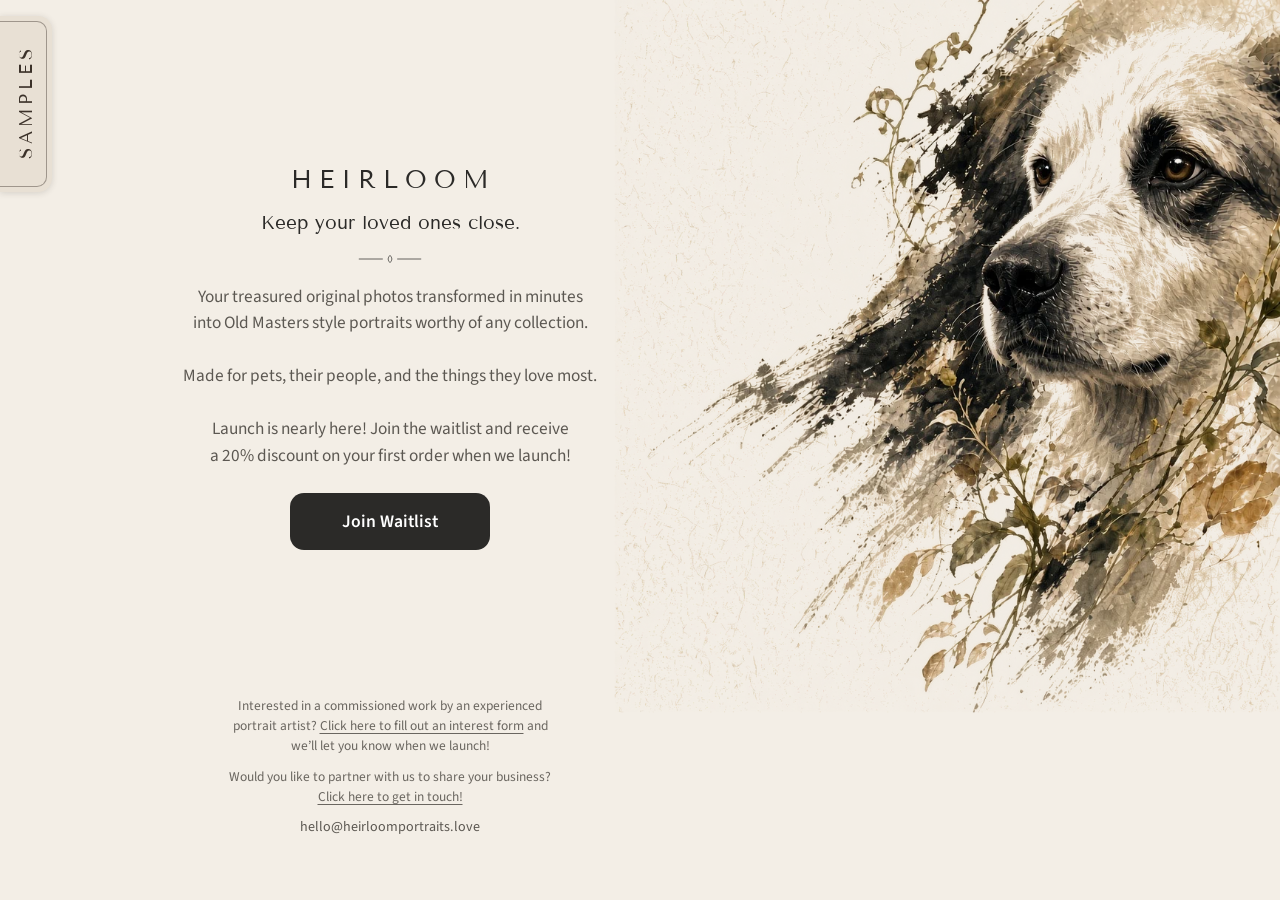
<file: index.html>
<!DOCTYPE html>
<html lang="en">
<head>
  <meta charset="UTF-8" />
  <meta name="viewport" content="width=device-width, initial-scale=1, viewport-fit=cover" />
  <meta name="robots" content="index, follow" />
  <meta name="description" content="Heirloom — Keep your loved ones close. Portraits for pets, their people, and the things they love most. Launch waitlist." />
  <meta property="og:title" content="Heirloom — Keep your loved ones close." />
  <meta property="og:description" content="Portraits for pets, their people, and the things they love most. Launch waitlist." />
  <meta property="og:type" content="website" />
  <meta property="og:url" content="https://heirloomportraits.love/" />
  <meta property="og:image" content="https://heirloomportraits.love/img/hero-dog.png" />
  <title>Heirloom — Keep your loved ones close.</title>
  <link rel="preconnect" href="https://fonts.googleapis.com" />
  <link rel="preconnect" href="https://fonts.gstatic.com" crossorigin />
  <link href="https://fonts.googleapis.com/css2?family=Source+Sans+3:wght@400;500;600;700&family=Tenor+Sans&display=swap" rel="stylesheet" />
  <link rel="stylesheet" href="styles.css" />
  <!-- SAMPLES drawer v3 (locked by Vince 2026-10-19 9:58 PM CT): B look, top-corner tabs, magnifier zoom, desktop wide0 column -->
  <style id="samples-drawer-css">
    :root { --black:#000; --ochre:#B8834A; --muted:#CFC6B8; --sd-ease:cubic-bezier(.22,.7,.2,1);
      --choc:#3B3129; --tab-cream:#E8E0D4; --tab-cream-hover:#E0D6C8; --sd-top:max(16px, calc(env(safe-area-inset-top) + 12px)); }
    body.sd-open { overflow:hidden; }

    /* ——— SAMPLES tab (left edge) ——— */
    .sd-tab {
      position:fixed; left:0; top:var(--sd-top); z-index:40;
      width:52px; min-height:176px; padding:14px 0;
      display:flex; flex-direction:column; align-items:center; justify-content:center; gap:10px;
      background:var(--tab-cream); color:var(--choc); border:0; cursor:pointer;
      border-radius:0 14px 14px 0;
      box-shadow:0 1px 6px rgba(59,49,41,.16);
      font-family:var(--mark); font-size:18px; letter-spacing:.22em; line-height:1;
    }
    .sd-tab::before { /* subtle chocolate hairline (cream line no longer reads on the darker cream) */
      content:""; position:absolute; inset:5px 5px 5px 0; border:1px solid rgba(59,49,41,.42);
      border-left:0; border-radius:0 10px 10px 0; pointer-events:none;
    }
    .sd-tab .sd-tab-label { writing-mode:vertical-rl; transform:rotate(180deg); text-indent:.22em; }
    .sd-tab .sd-tab-arrow { display:none; font-family:var(--sans); font-size:22px; letter-spacing:0; line-height:1; }
    .sd-tab:hover { background:var(--tab-cream-hover); }
    .sd-tab:focus-visible { outline:3px solid var(--choc); outline-offset:3px; }
    @media (max-width:899px) {
      .sd-tab .sd-tab-arrow { display:block; }
    }

    /* ——— Drawer ——— */
    .sd-drawer {
      position:fixed; inset:0; z-index:60; background:var(--black); color:var(--cream);
      transform:translateX(-100%); visibility:hidden;
      transition:transform .65s var(--sd-ease), visibility 0s linear .65s;
      touch-action:none; overflow:hidden; font-family:var(--sans);
    }
    .sd-drawer.is-open { transform:none; visibility:visible; transition:transform .65s var(--sd-ease), visibility 0s; }
    .sd-drawer.exit-right { transform:translateX(100%); }
    .sd-drawer.no-anim, .sd-drawer.no-anim * { transition:none !important; }

    .sd-slides { position:absolute; inset:0; }
    .sd-slide {
      position:absolute; inset:0; margin:0; opacity:0;
      transition:opacity 1.8s ease-in-out;
      display:flex; align-items:center; justify-content:center;
    }
    .sd-slide.is-on { opacity:1; }
    .sd-slide img { display:block; user-select:none; -webkit-user-drag:none; }

    /* B — no frame, whole painting on black */
    .v-B .sd-slide { padding:72px 64px 168px; }
    .v-B .sd-slide img { max-width:100%; max-height:100%; width:auto; height:auto; }
    @media (min-width:900px) {
      .v-B .sd-slide { padding:72px 84px 156px; }
      .sd-bottom { padding-left:max(24px, calc((100% - 1100px) / 2)); padding-right:max(24px, calc((100% - 1100px) / 2)); }
    }
    @media (max-width:899px) { /* painting top sits below the CLOSE tab (top-right), so B never overlaps it */
      .v-B .sd-slide { padding:calc(var(--sd-top) + 176px + 12px) 12px 176px; }
    }
    /* Sideways phones (landscape, <= 500px tall, < 900px wide; 2026-10-26): the rule above left 0-10px for the painting (667x375: 0px,
       844x390: 10px). Here the painting sits BESIDE the CLOSE tab instead of below it: 64px sides clear the 52px tab, 56px top clears the
       HEIRLOOM mark, 156px bottom = the desktop rule (painting ends ~20px into the bar's top scrim, above the hint text). */
    @media (max-width:899px) and (orientation:landscape) and (max-height:500px) {
      /* Vince 2026-10-26 12:35 PM CT (+ 12:37 "enlarge painting to gray divider line edge"): the painting's bottom edge sits on the grey divider (progress line) between the label row and
         the buttons row. Bottom padding = bar bottom pad (14) + buttons row (48) + gap (14) + line (2) = 78px, so the painting ends on the
         line's top edge; 64px sides clear CLOSE. The label band (hint + label + counter + zoom) overlays the
         painting's bottom on a fade limited to that band; below the line is solid black. */
      /* Vince 2026-10-26 2:24 PM CT, Option B: small HEIRLOOM wordmark top-left (12px = 67% of 18px, same .3em tracking), opposite CLOSE;
         the painting starts 10px below it (top = --sd-top + 12px line + 10px) on every slide, so wide paintings never touch it. */
      .sd-drawer .sd-top { left:0; right:auto; top:var(--sd-top); height:auto; padding-left:16px; background:none; justify-content:flex-start; align-items:flex-start; }
      .sd-drawer .sd-mark { font-size:12px; line-height:1; letter-spacing:.3em; text-indent:0; }
      /* align-items:flex-end: a painting limited by width (wide paintings on 480-wide phones) still ends on the line; spare room goes above it. */
      .v-B .sd-slide { padding:calc(var(--sd-top) + 22px) 64px calc(max(14px, env(safe-area-inset-bottom)) + 64px); align-items:flex-end; }
      .sd-drawer .sd-bottom { background:linear-gradient(rgba(0,0,0,0) 0, rgba(0,0,0,.55) 30px, rgba(0,0,0,.78) 98px, #000 98px); }
      .sd-caption, .ba-hint, .sd-count { text-shadow:0 1px 3px rgba(0,0,0,.9); }
    }

    /* top + bottom chrome with scrims */
    .sd-top {
      position:absolute; left:0; right:0; top:0; z-index:3; height:64px;
      display:flex; align-items:center; justify-content:center; pointer-events:none;
      background:linear-gradient(rgba(0,0,0,.55), rgba(0,0,0,0));
    }
    .sd-mark { font-family:var(--mark); font-size:18px; letter-spacing:.3em; text-indent:.3em; color:var(--cream); }
    .sd-paused {
      position:absolute; top:62px; left:50%; transform:translateX(-50%); z-index:4;
      display:flex; align-items:center; gap:8px; padding:6px 14px; border-radius:999px;
      background:rgba(28,27,25,.72); border:1px solid rgba(243,238,230,.45);
      font-size:18px; color:var(--cream); opacity:0; transition:opacity .4s; pointer-events:none;
    }
    .sd-drawer.is-paused .sd-paused { opacity:1; }
    .sd-drawer.is-paused .sd-slide.is-on img { filter:brightness(.82); transition:filter .4s; }

    .sd-bottom {
      position:absolute; left:0; right:0; bottom:0; z-index:3;
      padding:44px 24px max(18px, env(safe-area-inset-bottom)) 24px;
      background:linear-gradient(rgba(0,0,0,0), rgba(0,0,0,.78) 45%);
    }
    .sd-caption-row { display:flex; align-items:baseline; justify-content:space-between; gap:12px; margin-bottom:10px; }
    .sd-caption { font-family:var(--mark); font-size:22px; letter-spacing:.02em; color:var(--cream); min-height:1.3em; }
    .sd-count { font-size:18px; color:var(--muted); white-space:nowrap; font-variant-numeric:tabular-nums; }
    .sd-caption-row { align-items:center; }
    .sd-cap-right { display:flex; align-items:center; gap:12px; flex-shrink:0; }
    .sd-zoom-btn svg { width:24px; height:24px; fill:none; stroke:currentColor; stroke-width:2.2; stroke-linecap:round; }

    /* ——— Zoom view (magnifier only) ——— */
    .sd-zoom { position:absolute; inset:0; z-index:8; background:#000; display:none; touch-action:none; overflow:hidden; }
    .sd-zoom.is-open { display:block; }
    .sd-zoom-stage { position:absolute; inset:0; cursor:zoom-in; }
    .sd-zoom.is-zoomed .sd-zoom-stage { cursor:grab; }
    .sd-zoom.is-dragging .sd-zoom-stage { cursor:grabbing; }
    .sd-zoom-img { position:absolute; left:0; top:0; transform-origin:0 0; max-width:none; user-select:none; -webkit-user-drag:none; will-change:transform; }
    .sd-zoom-bar { position:absolute; left:0; right:0; bottom:0; z-index:2; display:flex; align-items:center; justify-content:center; gap:10px;
      padding:28px 14px max(16px, env(safe-area-inset-bottom)); background:linear-gradient(rgba(0,0,0,0), rgba(0,0,0,.75) 50%); }
    .sd-zoom-close { height:48px; padding:0 18px; border-radius:12px; display:inline-flex; align-items:center; gap:8px; cursor:pointer;
      background:var(--ink); color:var(--cream); border:1.5px solid var(--cream); font:600 18px/1 var(--sans); }
    .sd-zoom-close svg { width:22px; height:22px; fill:currentColor; }
    .sd-zoom-close:focus-visible { outline:3px solid var(--ochre); outline-offset:2px; }
    .sd-zoom-hint { position:absolute; top:var(--sd-top); left:50%; transform:translateX(-50%); z-index:2; padding:6px 14px; border-radius:999px;
      background:rgba(28,27,25,.72); border:1px solid rgba(243,238,230,.35); color:var(--cream); font-size:18px; white-space:nowrap; pointer-events:none; }
    .sd-zoom-level { min-width:64px; text-align:center; color:var(--muted); font-size:18px; font-variant-numeric:tabular-nums; }
    .sd-progress { height:2px; background:rgba(243,238,230,.18); border-radius:2px; overflow:hidden; margin-bottom:14px; }
    .sd-progress i { display:block; height:100%; width:0; background:var(--cream); opacity:.75; }
    .sd-progress i.run { animation:sdProg var(--sd-dur,6.5s) linear forwards; }
    .sd-drawer.is-paused .sd-progress i.run { animation-play-state:paused; }
    @keyframes sdProg { from{width:0} to{width:100%} }

    .sd-controls { display:flex; align-items:center; gap:10px; }
    .sd-btn {
      min-width:48px; height:48px; padding:0 12px; border-radius:12px;
      display:inline-flex; align-items:center; justify-content:center; gap:8px;
      background:rgba(28,27,25,.6); color:var(--cream); border:1.5px solid rgba(243,238,230,.7);
      font:500 18px/1 var(--sans); cursor:pointer;
    }
    .sd-btn svg { width:22px; height:22px; fill:currentColor; }
    .sd-btn:hover { background:rgba(60,58,54,.8); }
    .sd-btn:focus-visible, .sd-close:focus-visible, .sd-join:focus-visible { outline:3px solid var(--ochre); outline-offset:2px; }
    .sd-spacer { flex:1 1 auto; }
    .sd-join { /* canon CTA: solid fill, round corners, cream label — small */
      height:48px; padding:0 18px; border-radius:12px; cursor:pointer;
      background:var(--ink); color:var(--cream); border:1.5px solid var(--cream);
      font:600 18px/1 var(--sans); white-space:nowrap;
    }
    .sd-join:hover { background:#3a3835; }

    /* CLOSE tab — mirrored on the right edge */
    .sd-close {
      position:absolute; right:0; top:var(--sd-top); z-index:5;
      width:52px; min-height:176px; padding:14px 0;
      display:flex; flex-direction:column; align-items:center; justify-content:center; gap:10px;
      background:rgba(43,42,40,.88); color:var(--cream); border:0; cursor:pointer;
      border-radius:14px 0 0 14px;
      font-family:var(--mark); font-size:18px; letter-spacing:.22em; line-height:1;
    }
    .sd-close::before {
      content:""; position:absolute; inset:5px 0 5px 5px; border:1.5px solid var(--cream);
      border-right:0; border-radius:10px 0 0 10px; pointer-events:none; opacity:.9;
    }
    .sd-close .sd-tab-label { writing-mode:vertical-rl; text-indent:.22em; }
    .sd-close .sd-tab-arrow { font-family:var(--sans); font-size:22px; letter-spacing:0; }


    .sd-vh { position:absolute !important; width:1px; height:1px; overflow:hidden; clip:rect(0 0 0 0); white-space:nowrap; }


    @media (max-width:899px) {
      .sd-bottom { padding:40px 14px max(14px, env(safe-area-inset-bottom)) 14px; }
      .sd-caption { font-size:20px; }
      .sd-controls { gap:8px; }
      .sd-join { padding:0 14px; }
    }
    @media (max-width:360px) { .sd-join { font-size:17px; padding:0 10px; } }

    @media (prefers-reduced-motion: reduce) {
      .sd-drawer, .sd-drawer.is-open { transition:none !important; }
      .sd-slide { transition:opacity .35s linear; }
      .sd-progress i.run { animation:none; width:0; }
    }

    /* Desktop (>=900px) wide0 column, locked v3: 26em paragraphs, column right edge on the hero's inner edge (gap 0),
       >=48px clear of the SAMPLES tab. Shift + width are computed in #col-gap-js. Hero dog does not move. */
    @media (min-width:900px) {
      html.col-gap .copy, html.col-gap .site-footer > * { transform:translateX(var(--col-shift, 0px)); }
      html.col-wide .copy { max-width:max(var(--copy-max), var(--wide-w, 26em)); }
      html.col-wide .copy .lede { max-width:var(--wide-w, 26em); text-wrap:balance; }
    }
  </style>

  <style id="label-css">
    /* Label: desktop / tablet / landscape = ONE line, never wrapped or ellipsised (Vince 2026-10-26 10:23 AM CT): the longest of
       "Inspired by <School> · <full name>" / "Inspired by <School> · <last name>" / "Inspired by <last name>" that fits the measured width.
       Upright phones (.sd-up = portrait and narrower than 600px; Vince 2026-10-24 9:08 AM CT): ONE line "Inspired by <artist last name>"
       ("Inspired by Brandywine School" on #13 + #20, the American Realism samples), no school, no dot. The label shares the 48px caption row with the zoom
       button only; the slide counter moves up to the right end of the "Tap to see..." hint line so every name fits at 300px.
       Bar = 50px top pad + one 48px row (label line + zoom), same on every slide. */
    .sd-caption .c1, .sd-caption .c2 { white-space:nowrap; }
    .sd-up .sd-caption-row { align-items:flex-start; }
    .sd-up .sd-caption { min-width:0; overflow:hidden; line-height:24px; height:24px; min-height:0; }
    /* hint + counter sit 2px above the row (as in the passed two-line layout), so the counter clears the zoom button's top edge;
       the label's 24px line is top-aligned with the zoom button. Top padding 50px keeps the 48px hint target inside the bar. */
    .sd-up .ba-hint { bottom:calc(100% + 2px); }
    .sd-up .sd-count { position:absolute; right:0; bottom:calc(100% + 2px); height:48px; display:flex; align-items:flex-end; line-height:1.1; pointer-events:none; }
    .sd-up .sd-bottom { padding-top:50px; }
    /* Very narrow phones (<=340px, e.g. 300px; Ivy 2026-10-24): side padding 14 -> 10px, square buttons 48 -> 44px wide (48px tall, every tap
       target >= 44px), control gap 8 -> 4px, Join padding 10 -> 6px so "Join the waitlist" fits; label-to-zoom gap 12 -> 8px. 360px and up unchanged. */
    @media (max-width:340px) {
      .sd-bottom { padding-left:10px; padding-right:10px; }
      .sd-btn { min-width:44px; padding:0 10px; }
      .sd-controls { gap:4px; }
      .sd-join { padding:0 6px; }
      .sd-up .sd-caption-row { gap:8px; }
    }
  </style>
  <style id="ba-css">
    /* SAMPLES before/after, alternate B (Vince pick 2026-10-20 10:36 AM CT): tap or hold the painting to see the original photo. */
    .sd-slide img { -webkit-touch-callout:none; }
    /* v2 (Vince 12:21 PM): painting box identical to v3. The painting stays in the flex flow (hidden, never removed) and the
       photo is laid over exactly the painting's box (object-fit:contain), so nothing moves when it flips or peeks. */
    .v-B .sd-slide img.ba-before { position:absolute; display:none; max-width:none; max-height:none; object-fit:contain; }
    .v-B .sd-slide.show-before img.ba-before.is-placed { display:block; animation:baIn .28s ease-out; }
    .sd-slide.show-before img.ba-after { visibility:hidden; }
    .sd-slide.ba-swapped img.ba-after { animation:baIn .28s ease-out; }
    @keyframes baIn { from { opacity:0; } to { opacity:1; } }
    /* Hint ABOVE the artist label, absolutely positioned in the caption bar's existing top padding: the bar, caption row,
       scrim and image box keep their v3 sizes. 48px tap target; the text sits on the target's bottom edge, 8px into the
       caption row's empty top (the 22px label is centred in the 48px row). */
    .sd-caption-row { position:relative; }
    .ba-hint { position:absolute; left:0; bottom:calc(100% - 8px); height:48px; display:flex; align-items:flex-end; padding:0; margin:0; cursor:pointer;
      font:400 18px/1.1 var(--sans); color:var(--cream); background:none; border:0; text-align:left; white-space:nowrap;
      text-decoration:underline; text-underline-offset:3px; text-decoration-thickness:1px; }
    .ba-hint:focus-visible { outline:3px solid var(--ochre); outline-offset:2px; }
    /* Unsplash photographer credit: photo state only, inside the photo's bottom-right corner (no layout effect). */
    .ba-credit { position:absolute; display:none; z-index:2; padding:2px 6px; font:400 12px/1.3 var(--sans); color:rgba(255,250,240,.9);
      background:rgba(0,0,0,.42); border-radius:3px; text-decoration:none; white-space:nowrap; }
    /* Vince 2026-10-23 credit format: "Photo by <Name> on Unsplash", Name -> profile, Unsplash -> photo page (utm creditCopyText). */
    .ba-credit a { color:inherit; text-decoration:underline; text-underline-offset:2px; text-decoration-thickness:1px; }
    .ba-credit a:hover, .ba-credit a:focus-visible { color:#fff; outline:2px solid var(--ochre); outline-offset:1px; }
    .v-B .sd-slide.show-before .ba-credit.is-placed { display:block; animation:baIn .28s ease-out; }
    /* Hidden (opacity 0) slides sit above the current one in DOM order; let taps reach the current slide so its credit link works. */
    .sd-slide:not(.is-on) { pointer-events:none; }
    @media (prefers-reduced-motion: reduce) { .sd-slide.show-before img.ba-before, .sd-slide.ba-swapped img.ba-after { animation:none; } }
  </style>
  <script>
    /* Locked v3 desktop column: wide0 (no URL switch). */
    (function () { var el = document.documentElement;
      el.classList.add("col-wide0", "col-gap", "col-wide"); el.setAttribute("data-col", "wide0"); })();
  </script>
</head>
<body>
  <div class="page">
    <aside class="hero-dog" aria-hidden="true">
      <picture>
        <source type="image/webp" srcset="img/hero-dog.webp" />
        <img
          src="img/hero-dog.png"
          width="900"
          height="964"
          alt=""
          fetchpriority="high"
          decoding="async"
        />
      </picture>
    </aside>

    <div class="stage">
      <header class="copy">
        <div class="mark">HEIRLOOM</div>
        <p class="tag">Keep your loved ones close.</p>
        <div class="flourish" aria-hidden="true"></div>
        <!-- COPY: launch lede — edit these paragraphs only -->
        <p class="lede">Your treasured original photos transformed in minutes into Old Masters style portraits worthy of any collection.</p>
        <p class="lede">Made for pets, their people, and the things they love most.</p>
        <p class="lede">Launch is nearly here! Join the waitlist and receive a 20% discount on your first order when we launch!</p>
        <p class="cta-wrap">
          <button type="button" class="cta" id="openWaitlist" aria-haspopup="dialog" aria-controls="waitlistDialog">Join Waitlist</button>
        </p>
      </header>
    </div>

    <footer class="site-footer">
      <!-- COPY: commission footer link — points at /commission/ -->
      <p class="artists-note">Interested in a commissioned work by an experienced portrait artist? <a href="commission/">Click here to fill out an interest form</a> and we’ll let you know when we launch!</p>
      <!-- COPY: sponsor interest link — opens the app's Partner with Us form (Vince 2026-11-02) -->
      <p class="artists-note">Would you like to partner with us to share your business? <a href="https://app.heirloomportraits.love/?partner=1">Click here to get in touch!</a></p>
      <p class="contact"><a href="mailto:hello@heirloomportraits.love">hello@heirloomportraits.love</a></p>
    </footer>
  </div>

  <dialog id="waitlistDialog" class="waitlist-dialog" aria-labelledby="waitlistHeading">
    <div class="dialog-card">
      <button type="button" class="dialog-close" id="closeWaitlist" aria-label="Close waitlist form">&times;</button>
      <div class="dialog-header">
        <div class="mark dialog-mark">HEIRLOOM</div>
        <p class="tag dialog-tag">Keep your loved ones close.</p>
        <div class="flourish" aria-hidden="true"></div>
        <h2 id="waitlistHeading" class="visually-hidden">Waitlist</h2>
        <p class="dialog-lede" id="waitlistLede">Join the waitlist for 20% off your first order when Heirloom launches.</p>
      </div>

      <form
        id="interestForm"
        action="https://formsubmit.co/hello@heirloomportraits.love"
        method="POST"
        novalidate
      >
        <input type="hidden" name="_subject" value="Heirloom waitlist" />
        <input type="hidden" name="_captcha" value="false" />
        <input type="hidden" name="_template" value="table" />
        <input type="hidden" name="_next" value="https://heirloomportraits.love/thank-you.html" />
        <input type="text" name="_honey" value="" class="hp" tabindex="-1" autocomplete="off" aria-hidden="true" />

        <div class="field">
          <label class="field-label" for="name">Name</label>
          <input id="name" name="name" type="text" autocomplete="name" placeholder="Your name" />
          <p class="error-msg" id="nameError" role="alert"></p>
        </div>

        <div class="field">
          <label class="field-label" for="email">Email <span class="req">*</span></label>
          <input id="email" name="email" type="email" inputmode="email" autocomplete="email" required placeholder="you@email.com" aria-required="true" />
          <p class="error-msg" id="emailError" role="alert"></p>
        </div>

        <div class="field">
          <label class="field-label" for="location">Zip or city <span class="req">(optional)</span></label>
          <input id="location" name="location" type="text" autocomplete="postal-code" placeholder="e.g. Kingston Springs or 37082" />
        </div>

        <div class="field">
          <span class="field-label" id="interestsLabel">I’m interested in an Heirloom portrait of my:</span>
          <p class="hint" id="interestsHint">Select all that apply</p>
          <div class="chips" id="interestChips" role="group" aria-labelledby="interestsLabel" aria-describedby="interestsHint" aria-multiselectable="true">
            <button type="button" class="chip" data-value="Pet(s)" aria-pressed="false">Pet(s)</button>
            <button type="button" class="chip" data-value="People" aria-pressed="false">People</button>
            <button type="button" class="chip" data-value="Other Subjects" aria-pressed="false">Other Subjects</button>
          </div>
          <input type="hidden" id="interests" name="interests" value="" />
          <p class="error-msg" id="interestsError" role="alert"></p>
        </div>

        <div class="field">
          <span class="field-label" id="boothLabel">I’d like to drop by the Heirloom booth at a local event.</span>
          <div class="chips yn" id="boothChips" role="radiogroup" aria-labelledby="boothLabel">
            <button type="button" class="chip" data-value="Yes" aria-pressed="false">Yes</button>
            <button type="button" class="chip" data-value="No" aria-pressed="false">No</button>
          </div>
          <input type="hidden" id="booth" name="booth" value="" />
        </div>

        <div class="field">
          <label class="field-label" for="heard">How did you hear about us? <span class="req">(optional)</span></label>
          <select id="heard" name="heard">
            <option value="">Choose one…</option>
            <option value="Friend">Friend or family</option>
            <option value="Instagram">Instagram</option>
            <option value="Facebook">Facebook</option>
            <option value="Local">Local event / booth</option>
            <option value="Search">Search</option>
            <option value="Other">Other</option>
          </select>
        </div>

        <div class="consent" id="consentWrap">
          <input id="consent" name="consent" type="checkbox" value="yes" required aria-required="true" />
          <label for="consent">Yes, email me updates about Heirloom (Launch, booth days, and when Heirloom is live). <span class="req">*</span></label>
        </div>
        <p class="error-msg" id="consentError" role="alert" style="margin-top:-14px;margin-bottom:16px"></p>

        <button type="submit" class="cta cta-block" id="submitBtn">Save my spot</button>
      </form>
    </div>
  </dialog>

  <script>
    (function () {
      var dialog = document.getElementById("waitlistDialog");
      var openBtn = document.getElementById("openWaitlist");
      var closeBtn = document.getElementById("closeWaitlist");
      var lastFocus = null;

      function focusableIn(root) {
        return Array.prototype.slice.call(
          root.querySelectorAll(
            'a[href], button:not([disabled]), input:not([disabled]):not([type="hidden"]), select:not([disabled]), textarea:not([disabled]), [tabindex]:not([tabindex="-1"])'
          )
        ).filter(function (el) {
          return el.offsetParent !== null || el === document.activeElement || el.getClientRects().length;
        });
      }

      function openDialog() {
        lastFocus = document.activeElement;
        if (typeof dialog.showModal === "function") {
          dialog.showModal();
        } else {
          dialog.setAttribute("open", "");
          dialog.classList.add("is-fallback-open");
        }
        document.body.classList.add("dialog-open");
        var name = document.getElementById("name");
        var target = name || closeBtn;
        if (target && typeof target.focus === "function") {
          setTimeout(function () { target.focus(); }, 30);
        }
      }

      function closeDialog() {
        if (typeof dialog.close === "function" && dialog.open) {
          dialog.close();
        } else {
          dialog.removeAttribute("open");
          dialog.classList.remove("is-fallback-open");
        }
        document.body.classList.remove("dialog-open");
        if (lastFocus && typeof lastFocus.focus === "function") {
          lastFocus.focus();
        } else if (openBtn) {
          openBtn.focus();
        }
      }

      openBtn.addEventListener("click", openDialog);
      closeBtn.addEventListener("click", closeDialog);

      dialog.addEventListener("click", function (e) {
        if (e.target === dialog) closeDialog();
      });

      dialog.addEventListener("cancel", function (e) {
        e.preventDefault();
        closeDialog();
      });

      dialog.addEventListener("keydown", function (e) {
        if (e.key !== "Tab") return;
        var nodes = focusableIn(dialog);
        if (!nodes.length) return;
        var first = nodes[0];
        var last = nodes[nodes.length - 1];
        if (e.shiftKey && document.activeElement === first) {
          e.preventDefault();
          last.focus();
        } else if (!e.shiftKey && document.activeElement === last) {
          e.preventDefault();
          first.focus();
        }
      });

      var form = document.getElementById("interestForm");
      var chips = document.querySelectorAll("#interestChips .chip");
      var boothChips = document.querySelectorAll("#boothChips .chip");
      var interestsInput = document.getElementById("interests");
      var boothInput = document.getElementById("booth");

      chips.forEach(function (chip) {
        chip.addEventListener("click", function () {
          var on = chip.getAttribute("aria-pressed") === "true";
          chip.setAttribute("aria-pressed", on ? "false" : "true");
          syncInterests();
          clearError("interests");
        });
      });

      boothChips.forEach(function (chip) {
        chip.addEventListener("click", function () {
          boothChips.forEach(function (c) { c.setAttribute("aria-pressed", "false"); });
          chip.setAttribute("aria-pressed", "true");
          boothInput.value = chip.getAttribute("data-value");
        });
      });

      function syncInterests() {
        var selected = [];
        chips.forEach(function (c) {
          if (c.getAttribute("aria-pressed") === "true") {
            selected.push(c.getAttribute("data-value"));
          }
        });
        interestsInput.value = selected.join(", ");
        return selected;
      }

      function clearError(id) {
        var input = document.getElementById(id);
        var err = document.getElementById(id + "Error");
        if (input) input.classList.remove("invalid");
        if (id === "interests") {
          document.getElementById("interestChips").classList.remove("invalid");
        }
        if (id === "consent") {
          document.getElementById("consentWrap").classList.remove("invalid");
        }
        if (err) {
          err.textContent = "";
          err.classList.remove("show");
        }
      }

      function showError(id, msg) {
        var input = document.getElementById(id);
        var err = document.getElementById(id + "Error");
        if (input) input.classList.add("invalid");
        if (id === "interests") {
          document.getElementById("interestChips").classList.add("invalid");
        }
        if (id === "consent") {
          document.getElementById("consentWrap").classList.add("invalid");
        }
        if (err) {
          err.textContent = msg;
          err.classList.add("show");
        }
      }

      function isValidEmail(v) {
        return /^[^\s@]+@[^\s@]+\.[^\s@]+$/.test(v);
      }

      ["email", "name", "consent"].forEach(function (id) {
        var el = document.getElementById(id);
        if (!el) return;
        el.addEventListener("input", function () { clearError(id); });
        el.addEventListener("change", function () { clearError(id); });
      });

      (function setNext() {
        var next = form.querySelector('input[name="_next"]');
        if (!next) return;
        try {
          var u = new URL("thank-you.html", window.location.href);
          if (u.protocol === "http:" || u.protocol === "https:") {
            next.value = u.href;
          }
        } catch (e) { /* keep production URL */ }
      })();

      form.addEventListener("submit", function (e) {
        clearError("email");
        clearError("name");
        clearError("interests");
        clearError("consent");

        var email = document.getElementById("email").value.trim();
        var consent = document.getElementById("consent").checked;
        syncInterests();
        var ok = true;

        if (!email) {
          showError("email", "Email is required.");
          ok = false;
        } else if (!isValidEmail(email)) {
          showError("email", "Please enter a valid email.");
          ok = false;
        }
        if (!consent) {
          showError("consent", "Please check the box to receive updates.");
          ok = false;
        }
        if (!ok) {
          e.preventDefault();
          var first = form.querySelector(".invalid, .consent.invalid");
          if (first) (first.querySelector("input") || first).focus();
          return;
        }

        document.getElementById("submitBtn").disabled = true;
        document.getElementById("submitBtn").textContent = "Saving…";

        // Waitlist -> app (Vince 2026-11-05): app stores the sign-up and emails hello@.
        // Any failure falls back to the original FormSubmit POST (form action), so no sign-up is lost.
        if (!window.fetch || form.dataset.fallback === "1") return;
        e.preventDefault();
        var data = {};
        Array.prototype.forEach.call(form.elements, function (el) {
          if (!el.name || el.name.charAt(0) === "_" && el.name !== "_honey") return;
          if (el.type === "checkbox") { if (el.checked) data[el.name] = el.value; return; }
          data[el.name] = el.value;
        });
        var done = false;
        var fallback = function () {
          if (done) return; done = true;
          form.dataset.fallback = "1";
          HTMLFormElement.prototype.submit.call(form);
        };
        var timer = setTimeout(fallback, 12000);
        fetch(WAITLIST_API, { method: "POST", headers: { "Content-Type": "application/json" }, body: JSON.stringify(data) })
          .then(function (r) { return r.json().then(function (j) { return { ok: r.ok, j: j }; }); })
          .then(function (res) {
            if (done) return;
            if (res.ok && res.j && res.j.ok) { done = true; clearTimeout(timer); showThanks(); }
            else { clearTimeout(timer); fallback(); }
          })
          .catch(function () { clearTimeout(timer); fallback(); });
      });

      var WAITLIST_API = "https://app.heirloomportraits.love/api/waitlist";
      function showThanks() {
        var lede = document.getElementById("waitlistLede");
        if (lede) lede.hidden = true;
        var box = document.createElement("div");
        box.className = "thanks-page thanks-inline";
        box.setAttribute("role", "status");
        box.innerHTML = '<div class="thanks-mark" aria-hidden="true">✓</div>' +
          '<h1>You’re on the list</h1>' +
          '<p>Thanks for registering interest. We’ll be in touch when Heirloom is live.</p>';
        form.hidden = true;
        form.parentNode.insertBefore(box, form.nextSibling);
        box.tabIndex = -1; box.focus();
      }
    })();
  </script>

<script>
(function(){
  var q = new URLSearchParams(location.search);
  if (q.get('open') !== '1') return;
  function go(){
    var dialog = document.getElementById('waitlistDialog');
    if (dialog && typeof dialog.showModal === 'function') dialog.showModal();
    else document.getElementById('openWaitlist') && document.getElementById('openWaitlist').click();
  }
  if (document.readyState === 'loading') document.addEventListener('DOMContentLoaded', go);
  else go();
})();
</script>

  <!-- SAMPLES drawer markup (locked v3) -->
  <button type="button" class="sd-tab" id="sdTab" aria-controls="sdDrawer" aria-expanded="false" aria-label="Open sample portraits">
    <span class="sd-tab-label" aria-hidden="true">SAMPLES</span>
    <span class="sd-tab-arrow" aria-hidden="true">›</span>
  </button>

  <section class="sd-drawer v-B" id="sdDrawer" role="dialog" aria-modal="true" aria-label="Sample portraits" aria-roledescription="slideshow" aria-hidden="true">
    <div class="sd-slides" id="sdSlides"></div>
    <div class="sd-top"><span class="sd-mark" aria-hidden="true">HEIRLOOM</span></div>
    <div class="sd-paused" aria-hidden="true">
      <svg width="16" height="16" viewBox="0 0 16 16" fill="currentColor"><rect x="3" y="2" width="3.5" height="12" rx="1"/><rect x="9.5" y="2" width="3.5" height="12" rx="1"/></svg>
      Paused
    </div>
    <div class="sd-bottom">
      <div class="sd-caption-row">
        <button type="button" class="ba-hint" id="baHint" aria-pressed="false" aria-controls="sdSlides">Tap to see the original photo</button>
        <p class="sd-caption" id="sdCaption" aria-live="off"></p>
        <span class="sd-cap-right">
          <span class="sd-count" id="sdCount" aria-hidden="true"></span>
          <button type="button" class="sd-btn sd-zoom-btn" id="sdZoomBtn" aria-label="Enlarge painting" aria-haspopup="dialog" aria-controls="sdZoom"><svg viewBox="0 0 24 24" aria-hidden="true"><circle cx="10.5" cy="10.5" r="6.5"/><path d="M15.5 15.5 21 21"/><path d="M10.5 7.5v6M7.5 10.5h6"/></svg></button>
        </span>
      </div>
      <div class="sd-progress" aria-hidden="true"><i id="sdProg"></i></div>
      <div class="sd-controls">
        <button type="button" class="sd-btn" id="sdPrev" aria-label="Previous painting"><svg viewBox="0 0 24 24"><path d="M15.4 4.6 8 12l7.4 7.4 1.4-1.4-6-6 6-6z"/></svg></button>
        <button type="button" class="sd-btn" id="sdPause" aria-label="Pause slideshow" aria-pressed="false"><svg viewBox="0 0 24 24" id="sdPauseIcon"><rect x="6" y="4" width="4" height="16" rx="1"/><rect x="14" y="4" width="4" height="16" rx="1"/></svg></button>
        <button type="button" class="sd-btn" id="sdNext" aria-label="Next painting"><svg viewBox="0 0 24 24"><path d="M8.6 4.6 7.2 6l6 6-6 6 1.4 1.4L16 12z"/></svg></button>
        <span class="sd-spacer"></span>
        <button type="button" class="sd-join" id="sdJoin">Join the waitlist</button>
      </div>
    </div>
    <button type="button" class="sd-close" id="sdClose" aria-label="Close samples and return to the waitlist page">
      <span class="sd-tab-arrow" aria-hidden="true">‹</span>
      <span class="sd-tab-label" aria-hidden="true">CLOSE</span>
    </button>
    <div class="sd-zoom" id="sdZoom" role="dialog" aria-modal="true" aria-label="Enlarged painting" aria-hidden="true">
      <div class="sd-zoom-stage" id="sdZoomStage"><img class="sd-zoom-img" id="sdZoomImg" alt="" draggable="false" /></div>
      <p class="sd-zoom-hint" id="sdZoomHint" aria-hidden="true"></p>
      <div class="sd-zoom-bar">
        <button type="button" class="sd-btn" id="sdZoomOut" aria-label="Zoom out"><svg viewBox="0 0 24 24"><rect x="5" y="11" width="14" height="2.2" rx="1"/></svg></button>
        <span class="sd-zoom-level" id="sdZoomLevel" aria-live="polite">100%</span>
        <button type="button" class="sd-btn" id="sdZoomIn" aria-label="Zoom in"><svg viewBox="0 0 24 24"><rect x="5" y="11" width="14" height="2.2" rx="1"/><rect x="10.9" y="5" width="2.2" height="14" rx="1"/></svg></button>
        <button type="button" class="sd-zoom-close" id="sdZoomClose" aria-label="Close enlarged painting and return to the slideshow"><svg viewBox="0 0 24 24" aria-hidden="true"><path d="M15.4 4.6 8 12l7.4 7.4 1.4-1.4-6-6 6-6z"/></svg>Close</button>
      </div>
    </div>
    <p class="sd-vh" id="sdLive" aria-live="polite" aria-atomic="true"></p>
  </section>


  <script id="col-gap-js">
  /* Locked v3 (wide0): shift the copy column (and footer text) left until its right edge — text or cream
     .lede box — sits GAP px left of the hero's real inner edge (the scaled hero img's left edge, which is
     where its paper texture / sprigs start; verified against pixels in tests). Clamp so the column's
     leftmost text/box never comes closer than 48px to the SAMPLES tab. Desktop (>=900px) only. */
  (function () {
    var el = document.documentElement;
    var WIDE = true, GAP = 0, TAB_CLEAR = 48, desk = window.matchMedia("(min-width: 900px)");
    function setWidth() { // wide48: 26em paragraphs if they fit between tab clearance and hero gap, else as wide as fits (never below the original 42ch)
      if (!WIDE) return null;
      var lede = document.querySelector(".copy .lede"), fs = parseFloat(getComputedStyle(lede).fontSize);
      var target = 26 * fs, base = 42 * (function () { var s = document.createElement("span"); s.textContent = "0";
        s.style.cssText = "position:absolute;visibility:hidden;font:inherit"; lede.appendChild(s); var w = s.getBoundingClientRect().width; lede.removeChild(s); return w; })();
      var hero = document.querySelector(".hero-dog img").getBoundingClientRect().left, tab = document.getElementById("sdTab").getBoundingClientRect().right;
      var avail = (hero - GAP) - (tab + TAB_CLEAR);
      var w = Math.floor(Math.min(target, Math.max(base, avail)));
      el.style.setProperty("--wide-w", w + "px");
      return { target: Math.round(target), base: Math.round(base), avail: Math.round(avail), w: w, degraded: w < Math.floor(target) };
    }
    function rects() {
      // visible extents: cream .lede boxes, flourish, CTA as boxes; wordmark / tagline / footer as glyph runs
      var out = [], nodes = document.querySelectorAll(".copy .flourish, .copy .lede, #openWaitlist");
      nodes.forEach(function (n) { out.push(n.getBoundingClientRect()); });
      function glyphs(root) { var tw = document.createTreeWalker(root, NodeFilter.SHOW_TEXT), t;
        while ((t = tw.nextNode())) { if (!t.textContent.trim()) continue; var r = document.createRange(); r.selectNodeContents(t);
          Array.prototype.forEach.call(r.getClientRects(), function (q) { out.push(q); }); } }
      document.querySelectorAll(".copy .mark, .copy .tag, .site-footer").forEach(glyphs);
      return out;
    }
    function apply() {
      if (!desk.matches) { el.style.removeProperty("--col-shift"); el.style.removeProperty("--wide-w"); el.removeAttribute("data-col-info"); return; }
      var wInfo = setWidth();
      var cur = parseFloat(el.style.getPropertyValue("--col-shift")) || 0;
      var rs = rects(), L = Infinity, Rt = -Infinity;
      rs.forEach(function (r) { if (r.width) { L = Math.min(L, r.left - cur); Rt = Math.max(Rt, r.right - cur); } });
      var hero = document.querySelector(".hero-dog img").getBoundingClientRect().left;
      var tab = document.getElementById("sdTab").getBoundingClientRect().right;
      var want = Math.min(0, (hero - GAP) - Rt);           // only ever move left
      var floor = (tab + TAB_CLEAR) - L;                    // most-negative shift allowed by the tab clearance
      var shift = Math.max(Math.floor(want), Math.ceil(Math.min(0, floor)));   // floor/ceil: never overlap the hero, never closer than 48px to the tab
      el.style.setProperty("--col-shift", shift + "px");
      el.setAttribute("data-col-info", JSON.stringify({ gap: GAP, hero: Math.round(hero), colL0: Math.round(L), colR0: Math.round(Rt),
        shift: shift, clamped: floor > want + 0.5, achievedGap: Math.round((hero - (Rt + shift)) * 10) / 10, tabGap: Math.round(L + shift - tab), wide: wInfo }));
    }
    apply();
    if (document.fonts && document.fonts.ready) document.fonts.ready.then(apply);
    window.addEventListener("load", apply);
    window.addEventListener("resize", apply);
    desk.addEventListener && desk.addEventListener("change", apply);
  })();
  </script>
  <script id="samples-drawer-js">
  (function () {
    "use strict";
    // Befores: the matching Oct 17 booth slideshow NN-a-photo.jpg (EXIF stripped) for pairs 1-13; for 14-23 a crop of the untouched
    // original photo matching the painting frame (explore/2026-10-21-samples-merge/tools/build_log.json).
    // Merged slideshow preview (Vince 2026-10-21 2:38 PM CT): the 9 live pairs + 10 held paintings from assets/slideshow-hold/;
    // pair 9 red dancer painting replaced by red-dancer-delacroix-formalB-final (same before photo).
    // Excluded: 5 green chair cat, 6 pink chair cat (Dreamstime), 7 Papillon (boat issues), 10 red fox dog; Renoir family (no consent);
    // Monet girl (no approved version yet); Sargent tree-line alternate; superseded/ files.
    // 2026-10-23 (Vince 3:06 PM CT): slide 20 = green dress (pair 24, v7c drop-in, passed by Vince's eye; before = his untouched photo, full frame).
    // Slides 13 + 20 (American Realism samples) carry "Brandywine School" as the artist, never an individual artist name (Vince 2:43 PM rule); tabby files renamed to 23-american-realism (same bytes).
    // 2026-10-23 (Vince 3:07 PM CT): slide 21 = Seurat boxer (pair 25, his approved bust crop vince-crop-v2; before = his own photo cropped to the painting frame, no credit).
    // 2026-10-23 3:49/3:53 PM: painting = Peter's sharper vince-crop-v2-1560 (same framing); before = the FULL uncropped photo (Vince: shows people can crop in; letterboxed on flip, as the green dress).
    // Label format LOCKED (Vince 2026-10-23 6:44 + 6:45 PM CT, option C): one line "Inspired by <School> · <Artist>" (U+00B7), 18px floor.
    // Upright phones (Vince 2026-10-24 9:08 AM CT): one line "Inspired by <artist last name>" (see UPRIGHT / upLabel below); alt/aria/live keep the full label.
    // Schools = the locked artist schools (explore/2026-10-06-live-app/public/artist-data.js; canon/LOCKS.md 2026-10-07/09).
    var SCHOOL = { "Leonardo":"Renaissance", "Rembrandt":"Baroque", "Fragonard":"Rococo", "David":"Neoclassicism", "Delacroix":"Romanticism",
      "Géricault":"Romanticism", "Turner":"Romanticism", "Degas":"Impressionism", "Van Gogh":"Post-Impressionism", "Seurat":"Post-Impressionism",
      "Gauguin":"Post-Impressionism", "John Singer Sargent":"Academic Realism", "Homer":"American Realism", "Brandywine School":"American Realism" };
    // Vince 2026-10-26 10:44 AM CT: Sargent = Academic Realism on the landing slideshow (the app's artist pages keep American Realism + explainer).
    var BW = "Brandywine School";   // green dress + orange tabby (no individual artist name on these samples)
    var SAMPLES = [
      { pair: 4,  src: "samples/04-rembrandt.jpg", artist: "Rembrandt", who: "Penn" },
      { pair: 2,  src: "samples/02-fragonard.jpg", artist: "Fragonard", who: "Pepa" },
      { pair: 9,  src: "samples/09-delacroix.jpg", artist: "Delacroix", who: "a dancer in a red dress" },
      { pair: 18, src: "samples/18-leonardo.jpg",  artist: "Leonardo",  who: "a grey tabby cat" },
      { pair: 1,  src: "samples/01-gericault.jpg", artist: "Géricault", who: "Pepa" },
      { pair: 21, src: "samples/21-turner.jpg",    artist: "Turner",    who: "a cormorant drying its wings" },
      { pair: 8,  src: "samples/08-vangogh.jpg",   artist: "Van Gogh",  who: "Theo" },
      { pair: 20, src: "samples/20-sargent.jpg",   artist: "John Singer Sargent", who: "a woman leading her horse" },
      { pair: 17, src: "samples/17-gauguin.jpg",   artist: "Gauguin",   who: "a black dog" },
      { pair: 12, src: "samples/12-rembrandt.jpg", artist: "Rembrandt", who: "Lucy" },
      { pair: 16, src: "samples/16-degas.jpg",     artist: "Degas",     who: "a white horse",
        credit: { name: "Helena Lopes", profile: "https://unsplash.com/@helenalopesph", photo: "https://unsplash.com/photos/running-white-horse-lIeqGEdvex0" } },
      { pair: 22, src: "samples/22-fragonard.jpg", artist: "Fragonard", who: "a vase of flowers with tomatoes" },
      { pair: 23, src: "samples/23-american-realism.jpg", artist: BW, who: "an orange tabby cat" },
      { pair: 15, src: "samples/15-david.jpg",     artist: "David",     who: "a grey roan horse",
        credit: { name: "Guillermo Mota", profile: null, photo: "https://unsplash.com/photos/brown-horse-on-brown-grass-field-during-daytime-ax2WNRH_bec" } },   // profile @handle not verified (Unsplash bot wall): name links to the photo page
      { pair: 3,  src: "samples/03-fragonard.jpg", artist: "Fragonard", who: "Tia and Pepa" },
      { pair: 19, src: "samples/19-homer.jpg",     artist: "Homer",     who: "a red ridgeback" },
      { pair: 14, src: "samples/14-delacroix.jpg", artist: "Delacroix", who: "a woman in a flowing cape" },
      { pair: 13, src: "samples/13-gericault.jpg", artist: "Géricault", who: "Sal and his horse" },
      { pair: 11, src: "samples/11-rembrandt.jpg", artist: "Rembrandt", who: "Sven" },
      { pair: 24, src: "samples/24-american-realism.jpg", artist: BW, who: "a woman in a green dress" },
      { pair: 25, src: "samples/25-seurat.jpg",    artist: "Seurat",    who: "a chestnut boxer" }
    ];
    // Label rules (Vince 2026-10-26 10:23 AM CT). Full names = the app's artist cards (explore/2026-10-06-live-app/public/artist-data.js "name");
    // Géricault is not in the app data. LAST = the last-name convention (Sargent, David, Géricault...); Leonardo -> "da Vinci".
    var FULL = { "Leonardo":"Leonardo da Vinci", "Rembrandt":"Rembrandt van Rijn", "Fragonard":"Jean-Honoré Fragonard", "David":"Jacques-Louis David",
      "Delacroix":"Eugène Delacroix", "Géricault":"Théodore Géricault", "Turner":"J. M. W. Turner", "Van Gogh":"Vincent van Gogh", "Gauguin":"Paul Gauguin",
      "Degas":"Edgar Degas", "Seurat":"Georges Seurat", "John Singer Sargent":"John Singer Sargent", "Homer":"Winslow Homer" };
    var LAST = { "Leonardo":"da Vinci", "John Singer Sargent":"Sargent" };   // every other artist key is already the last name
    function fullOf(s) { return FULL[s.artist] || s.artist; }
    function lastOf(s) { return LAST[s.artist] || s.artist; }
    function capOf(s) { return "Inspired by " + SCHOOL[s.artist] + " \u00b7 " + fullOf(s); }       // full label (also alt/aria/live)
    // Horizontal displays (landscape phones, tablets, desktop): ONE line, longest tier that fits the measured width.
    //   a = "Inspired by <School> · <full name>", b = "Inspired by <School> · <last name>", c = "Inspired by <last name>".
    //   Brandywine slides: a = b = "Inspired by American Realism · Brandywine School", c = "Inspired by Brandywine".
    function tiersOf(s) {
      var sch = "Inspired by " + SCHOOL[s.artist], bw = s.artist === BW;
      return [ { k: "a", p: [sch, " \u00b7 " + (bw ? BW : fullOf(s))] },
               { k: "b", p: [sch, " \u00b7 " + (bw ? BW : lastOf(s))] },
               { k: "c", p: ["Inspired by " + (bw ? "Brandywine" : lastOf(s))] } ];
    }
    function styleOf(s) { return "inspired by " + SCHOOL[s.artist] + " \u00b7 " + fullOf(s); }
    var reduce = window.matchMedia("(prefers-reduced-motion: reduce)");
    var DUR = 6500, DUR_RM = 12000;

    var tab = document.getElementById("sdTab"), drawer = document.getElementById("sdDrawer");
    var slidesEl = document.getElementById("sdSlides"), cap = document.getElementById("sdCaption");
    var count = document.getElementById("sdCount"), prog = document.getElementById("sdProg");
    var btnPrev = document.getElementById("sdPrev"), btnNext = document.getElementById("sdNext");
    var btnPause = document.getElementById("sdPause"), btnClose = document.getElementById("sdClose");
    var btnJoin = document.getElementById("sdJoin"), live = document.getElementById("sdLive");
    var page = document.querySelector(".page");


    var slides = SAMPLES.map(function (s, i) {
      var f = document.createElement("figure");
      f.className = "sd-slide"; f.setAttribute("role", "group");
      f.setAttribute("aria-roledescription", "slide");
      f.setAttribute("aria-label", (i + 1) + " of " + SAMPLES.length + ": " + capOf(s));
      var img = document.createElement("img");
      img.alt = "Sample Heirloom portrait of " + s.who + ", " + styleOf(s);
      img.decoding = "async"; img.dataset.src = s.src; img.draggable = false;
      s.full = s.src.replace("samples/", "samples/full/");
      s.before = s.src.replace("samples/", "samples/before/");
      s.beforeFull = s.src.replace("samples/", "samples/before/full/");
      img.className = "ba-after"; f.appendChild(img);
      var bimg = document.createElement("img");
      bimg.className = "ba-before"; bimg.alt = "The original photo of " + s.who + ", before painting";
      bimg.decoding = "async"; bimg.dataset.src = s.before; bimg.draggable = false;
      bimg.addEventListener("load", function () { placePhoto(f); });
      f.appendChild(bimg);
      if (s.credit) {                   // Unsplash befores only (the painting is ours: no credit on the painting side)
        var UTM = "?utm_source=unsplash&utm_medium=referral&utm_content=creditCopyText";   // Vince 2026-10-23 format
        var cr = document.createElement("span"); cr.className = "ba-credit";
        var lk = function (href, text, label) { var a = document.createElement("a"); a.href = href + UTM; a.target = "_blank"; a.rel = "noopener noreferrer";
          a.textContent = text; a.setAttribute("aria-label", label + " (opens in a new tab)"); return a; };
        cr.appendChild(document.createTextNode("Photo by "));
        cr.appendChild(lk(s.credit.profile || s.credit.photo, s.credit.name, s.credit.profile ? s.credit.name + " on Unsplash" : "Original photo by " + s.credit.name + " on Unsplash"));
        cr.appendChild(document.createTextNode(" on "));
        cr.appendChild(lk(s.credit.photo, "Unsplash", "The original photo on Unsplash"));
        f.appendChild(cr);
      }
      slidesEl.appendChild(f);
      img.addEventListener("load", function () { placePhoto(f); if (f === slides[idx]) placePaused(); });
      return f;
    });

    var idx = 0, open = false, paused = false, timer = null;
    var showBefore = false, hint = document.getElementById("baHint");
    var peekDone = false, peekT1 = null, peekT2 = null;   // one-time auto-flip peek on slide 1, once per page load
    var PEEK_AT = 1200, PEEK_HOLD = 1800;
    function capWraps() { // more than one distinct line box (a range over several spans yields one rect per span, so count line tops), or clipped
      var r = document.createRange(); r.selectNodeContents(cap); var tops = {};
      Array.prototype.forEach.call(r.getClientRects(), function (q) { if (q.width > 0) tops[Math.round(q.top)] = 1; });
      return Object.keys(tops).length > 1 || cap.scrollWidth > cap.clientWidth + 1; }
    function setParts(parts) {        // one or two unbreakable spans ("Inspired by <School>" + " · <Artist>")
      cap.textContent = ""; parts.forEach(function (t, i) { var e = document.createElement("span"); e.className = i ? "c2" : "c1"; e.textContent = t; cap.appendChild(e); });
    }
    // Upright phone = portrait and narrower than 600px. Vince 2026-10-24 9:08 AM CT: one line "Inspired by <artist last name>";
    // #13 + #20 (American Realism samples) "Inspired by Brandywine School". Vince 2026-10-26 10:23 AM CT: Leonardo -> "Inspired by da Vinci".
    var UPRIGHT = window.matchMedia("(orientation: portrait) and (max-width: 599px)");
    function upLabel(s) { return "Inspired by " + (s.artist === BW ? BW : lastOf(s)); }
    // Names are never shortened: if a label won't fit beside the zoom button at 20px, that slide steps down 1px at a time (floor 16px) with
    // letter spacing tightened up to 0.03em; no ellipses. The bar does not change size (fixed 48px row), so nothing jumps.
    var LABEL_MIN = 16, TRACK_MAX = 0.03;
    function setCap(text) {           // text = upright one-line label (horizontal tiers use setParts)
      setParts([showBefore ? "The original photo" : text]);
    }
    function inkW() { var r = document.createRange(); r.selectNodeContents(cap); return r.getBoundingClientRect().width; }   // rendered text width
    function hAvail() {               // width the label may use on a horizontal display: caption row minus counter/zoom group minus gap
      var row = cap.parentNode, cs = getComputedStyle(row);
      return row.clientWidth - row.querySelector(".sd-cap-right").getBoundingClientRect().width - parseFloat(cs.columnGap || cs.gap || 12);
    }
    var measureEl = null;
    function tw(t, f) {               // text width at font-size f (letter-spacing 0, caption font)
      if (!measureEl) { measureEl = document.createElement("span"); measureEl.setAttribute("aria-hidden", "true");
        measureEl.style.cssText = "position:absolute;left:-9999px;top:0;visibility:hidden;white-space:nowrap;letter-spacing:0"; }
      var cs = getComputedStyle(cap); measureEl.style.fontFamily = cs.fontFamily; measureEl.style.fontWeight = cs.fontWeight; measureEl.style.fontStyle = cs.fontStyle;
      if (!measureEl.parentNode) cap.parentNode.appendChild(measureEl);
      measureEl.style.fontSize = f + "px"; measureEl.textContent = t; return measureEl.getBoundingClientRect().width;
    }
    var upPlan = null;                // per viewport: each slide's size + tracking for its upright label
    function planUp() {
      var row = cap.parentNode, cs = getComputedStyle(row);
      var avail = row.clientWidth - row.querySelector(".sd-cap-right").getBoundingClientRect().width - parseFloat(cs.columnGap || cs.gap || 12);
      var base = parseFloat(getComputedStyle(cap).fontSize);
      var lines = SAMPLES.map(function (s) {
        var t = upLabel(s), f, over;
        for (f = base; f >= LABEL_MIN; f--) { over = tw(t, f) - avail; if (over <= 0) return { t: t, f: f, ls: 0 };
          if (over / (t.length - 1) <= TRACK_MAX * f) return { t: t, f: f, ls: -Math.ceil(over / (t.length - 1) * 100 + 1) / 100 }; }
        over = tw(t, LABEL_MIN) - avail; return { t: t, f: LABEL_MIN, ls: -Math.ceil(over / (t.length - 1) * 100 + 1) / 100 };   // never seen
      });
      measureEl && measureEl.remove();
      return { avail: avail, lines: lines };
    }
    function fitCap() {
      var up = UPRIGHT.matches, MIN = 18; drawer.classList.toggle("sd-up", up);
      cap.style.removeProperty("font-size"); cap.style.removeProperty("letter-spacing");
      count.textContent = count.textContent.replace(/\s*\/\s*/, up ? "/" : " / ");
      var fs = parseFloat(getComputedStyle(cap).fontSize), mode;
      if (!up) {                      // Vince 2026-10-26 10:23 AM CT: one line, longest tier whose real rendered width fits (after webfont load)
        upPlan = null; cap.removeAttribute("data-tier"); cap.removeAttribute("data-widths");
        if (showBefore) { setCap(null); mode = "one-line"; }
        else {
          var avail = hAvail(), T = tiersOf(SAMPLES[idx]), W = [], pick = null;
          for (var t = 0; t < T.length; t++) { setParts(T[t].p); W.push(T[t].k + ":" + inkW().toFixed(1)); if (!pick && inkW() <= avail + 0.5 && !capWraps()) { pick = T[t]; break; } }
          if (!pick) {                // even the minimal tier is too wide at the base size: step the font down (floor 18px); never seen at >= 300px
            pick = T[T.length - 1]; setParts(pick.p);
            while ((inkW() > avail + 0.5 || capWraps()) && fs > MIN) { fs -= 1; cap.style.fontSize = fs + "px"; }
          } else setParts(pick.p);
          mode = "tier-" + pick.k; cap.setAttribute("data-tier", pick.k); cap.setAttribute("data-widths", W.join(" ") + " avail:" + avail.toFixed(1));
        }
      } else {
        cap.style.letterSpacing = "0";
        var key = cap.parentNode.clientWidth + "|" + fs + "|" + (document.fonts ? document.fonts.status : "");   // re-plan once the webfont has loaded
        if (!upPlan || upPlan.key !== key) { upPlan = planUp(); upPlan.key = key; }
        var P = upPlan.lines[idx];
        setCap(P.t); mode = "upright" + (P.ls ? ":tracked" + P.ls + "px" : "");
        if (!showBefore) { cap.style.fontSize = P.f + "px"; if (P.ls) cap.style.letterSpacing = P.ls + "px"; }
      }
      cap.setAttribute("data-fit", mode + "|" + getComputedStyle(cap).fontSize);
      placePaused();
    }
    // Horizontal screens (Vince 2026-10-26 10:39 AM CT): the "Paused" pill sits in the controls row (prev / play / next ... Join),
    // centred under the painting, instead of over the painting. Clamped to stay >= 12px clear of Next and Join. Upright phones unchanged.
    var pausedEl = document.querySelector(".sd-paused");
    function placePaused() {
      var ps = pausedEl.style;
      if (UPRIGHT.matches) { ps.removeProperty("top"); ps.removeProperty("left"); pausedEl.removeAttribute("data-row"); return; }
      var a = slides[idx].querySelector("img.ba-after").getBoundingClientRect(), d = drawer.getBoundingClientRect();
      var c = document.querySelector(".sd-controls").getBoundingClientRect(), nx = btnNext.getBoundingClientRect(), jn = btnJoin.getBoundingClientRect();
      var w = pausedEl.offsetWidth, h = pausedEl.offsetHeight, GAP = 12;
      var cx = a.width ? a.left + a.width / 2 : d.left + d.width / 2;
      var lo = nx.right + GAP + w / 2, hi = jn.left - GAP - w / 2;
      cx = Math.max(lo, Math.min(hi, cx));
      ps.left = (cx - d.left) + "px"; ps.top = (c.top + c.height / 2 - h / 2 - d.top) + "px";
      pausedEl.setAttribute("data-row", lo <= hi ? "ok" : "tight");
    }
    function renderLabels() {
      hint.textContent = showBefore ? "Tap to see the painting" : "Tap to see the original photo";
      hint.setAttribute("aria-pressed", showBefore ? "true" : "false");
      fitCap();
    }
    function setBefore(b, user) {
      if (user) cancelPeek();
      showBefore = !!b; var f = slides[idx]; placePhoto(f);
      f.classList.toggle("show-before", showBefore); f.classList.toggle("ba-swapped", !showBefore);
      renderLabels();
      if (user && !paused) setPaused(true);
      if (user) live.textContent = showBefore ? "Showing the original photo. Slideshow paused." : "Showing the painting, " + styleOf(SAMPLES[idx]) + ". Slideshow paused.";
    }
    function placePhoto(f) {          // lay the photo exactly over the painting's box (painting stays in flow)
      f = f || slides[idx]; var a = f.querySelector("img.ba-after"), b = f.querySelector("img.ba-before");
      if (!a.complete || !a.naturalWidth) { b.classList.remove("is-placed"); return; }
      var ra = a.getBoundingClientRect(), rf = f.getBoundingClientRect();   // sub-pixel exact, relative to the slide
      b.style.left = (ra.left - rf.left) + "px"; b.style.top = (ra.top - rf.top) + "px"; b.style.width = ra.width + "px"; b.style.height = ra.height + "px";
      b.classList.add("is-placed");
      var cr = f.querySelector(".ba-credit");
      if (cr) {
        var W = ra.width, Hh = ra.height, iw = W, ih = Hh;
        if (b.naturalWidth) { var k = Math.min(W / b.naturalWidth, Hh / b.naturalHeight); iw = b.naturalWidth * k; ih = b.naturalHeight * k; }
        cr.style.right = (rf.right - (ra.left + (W + iw) / 2) + 6) + "px"; var pb = ra.top + (Hh + ih) / 2, bar = document.querySelector(".sd-bottom").getBoundingClientRect().top;   // keep clear of the bottom bar/scrim (desktop overlaps the painting edge)
        cr.style.bottom = (rf.bottom - Math.min(pb, bar) + 6) + "px";
        cr.classList.add("is-placed");
      }
    }
    function cancelPeek() { clearTimeout(peekT1); clearTimeout(peekT2); peekT1 = peekT2 = null; }
    function startPeek() {
      if (peekDone) return; peekDone = true;                     // once per page load, even if skipped
      if (reduce.matches || idx !== 0) return;                   // never with reduced motion, never on later slides
      peekT1 = setTimeout(function () {
        peekT1 = null; if (!open || idx !== 0 || showBefore) return;
        setBefore(true, false); document.getElementById("sdDrawer").setAttribute("data-peek", "photo");
        peekT2 = setTimeout(function () {
          peekT2 = null; document.getElementById("sdDrawer").setAttribute("data-peek", "done");
          if (open && idx === 0 && showBefore) setBefore(false, false);
        }, PEEK_HOLD);
      }, PEEK_AT);
    }
    hint.addEventListener("click", function () { setBefore(!showBefore, true); });
    if (document.fonts && document.fonts.ready) document.fonts.ready.then(function () { upPlan = null; fitCap(); });   // plan with the real font, not the fallback
    window.addEventListener("resize", function () { fitCap(); slides.forEach(function (f) { placePhoto(f); }); });
    window.addEventListener("orientationchange", function () { setTimeout(function () { fitCap(); slides.forEach(function (f) { placePhoto(f); }); }, 150); });   // rotate: re-fit the label once the new width settles

    function load(i) { slides[i].querySelectorAll("img[data-src]").forEach(function (im) { if (!im.getAttribute("src")) im.src = im.dataset.src; }); }
    function dur() { return reduce.matches ? DUR_RM : DUR; }
    function autoOn() { return open && !paused && !reduce.matches; }

    function restartProgress() {
      prog.classList.remove("run"); void prog.offsetWidth;
      drawer.style.setProperty("--sd-dur", dur() + "ms");
      if (autoOn()) prog.classList.add("run");
    }
    function schedule() {
      clearTimeout(timer); timer = null;
      if (autoOn()) timer = setTimeout(function () { show(idx + 1, false); }, dur());
      restartProgress();
    }
    function show(i, announce) {
      idx = (i + slides.length) % slides.length;
      slides.forEach(function (s, k) { s.classList.toggle("is-on", k === idx); s.setAttribute("aria-hidden", k === idx ? "false" : "true"); });
      load(idx); load((idx + 1) % slides.length);
      if (idx !== 0) cancelPeek();
      slides.forEach(function (s) { s.classList.remove("show-before", "ba-swapped"); });
      showBefore = false; renderLabels();
      count.textContent = (idx + 1) + " / " + slides.length;
      fitCap();
      if (announce) live.textContent = "Painting " + (idx + 1) + " of " + slides.length + ", " + styleOf(SAMPLES[idx]);
      schedule();
    }
    function setPaused(p) {
      paused = p;
      drawer.classList.toggle("is-paused", p);
      placePaused();
      btnPause.setAttribute("aria-pressed", p ? "true" : "false");
      btnPause.setAttribute("aria-label", p ? "Play slideshow" : "Pause slideshow");
      document.getElementById("sdPauseIcon").innerHTML = p
        ? '<path d="M7 4.5v15a1 1 0 0 0 1.5.86l12-7.5a1 1 0 0 0 0-1.72l-12-7.5A1 1 0 0 0 7 4.5z"/>'
        : '<rect x="6" y="4" width="4" height="16" rx="1"/><rect x="14" y="4" width="4" height="16" rx="1"/>';
      live.textContent = p ? "Slideshow paused" : "Slideshow playing";
      schedule();
    }

    function setInert(on) {
      [page, tab].forEach(function (el) {
        if (!el) return;
        if (on) { el.setAttribute("inert", ""); el.setAttribute("aria-hidden", "true"); }
        else { el.removeAttribute("inert"); el.removeAttribute("aria-hidden"); }
      });
    }

    function openDrawer() {
      if (open) return;
      open = true;
      drawer.classList.remove("exit-right", "no-anim");
      drawer.setAttribute("aria-hidden", "false");
      drawer.classList.add("is-open");
      document.body.classList.add("sd-open");
      tab.setAttribute("aria-expanded", "true");
      setInert(true);
      // Reduced motion: no slide, no auto-advance (start paused; Play advances at 12s).
      setPaused(reduce.matches);
      show(idx, false);
      startPeek();
      setTimeout(function () { btnClose.focus(); }, reduce.matches ? 0 : 80);
    }
    function closeDrawer(how, after) {
      if (!open) return;
      if (zoomOpen) closeZoom(true);
      open = false; clearTimeout(timer); prog.classList.remove("run");
      cancelPeek(); if (showBefore) setBefore(false, false);
      var ms = reduce.matches ? 0 : 650;
      if (how === "swipe" && !reduce.matches) {
        drawer.classList.add("exit-right");               // follows the finger off to the right
        setTimeout(function () {
          drawer.classList.add("no-anim"); drawer.classList.remove("exit-right");
          void drawer.offsetWidth; drawer.classList.remove("no-anim");
        }, ms + 20);
      }
      drawer.classList.remove("is-open");
      drawer.setAttribute("aria-hidden", "true");
      document.body.classList.remove("sd-open");
      tab.setAttribute("aria-expanded", "false");
      setInert(false);
      if (after) after(); else tab.focus();
    }

    tab.addEventListener("click", openDrawer);
    btnClose.addEventListener("click", function () { closeDrawer("tab"); });
    btnPrev.addEventListener("click", function () { show(idx - 1, true); });
    btnNext.addEventListener("click", function () { show(idx + 1, true); });
    btnPause.addEventListener("click", function () { setPaused(!paused); });

    btnJoin.addEventListener("click", function () {
      closeDrawer("join", function () {
        var openBtn = document.getElementById("openWaitlist");
        openBtn.focus();          // so the waitlist dialog returns focus here when it closes
        openBtn.click();          // opens the existing waitlist <dialog>
        setTimeout(function () { var e = document.getElementById("email"); if (e) e.focus(); }, 90);
      });
    });

    drawer.addEventListener("keydown", function (e) {
      if (!open) return;
      if (zoomOpen) {
        if (e.key === "Escape") { e.preventDefault(); e.stopPropagation(); closeZoom(); return; }
        if (e.key === "+" || e.key === "=") { e.preventDefault(); zoomBy(1.5); return; }
        if (e.key === "-" || e.key === "_") { e.preventDefault(); zoomBy(1 / 1.5); return; }
        var pan = { ArrowLeft: [60, 0], ArrowRight: [-60, 0], ArrowUp: [0, 60], ArrowDown: [0, -60] }[e.key];
        if (pan) { e.preventDefault(); Z.tx += pan[0]; Z.ty += pan[1]; applyZ(); return; }
      }
      if (e.key === "Escape") { e.preventDefault(); closeDrawer("esc"); return; }
      if (e.key === "Tab") { // focus trap (zoom view traps inside itself)
        var root = zoomOpen ? zoomEl : drawer;
        var f = Array.prototype.slice.call(root.querySelectorAll("button:not([disabled])")).filter(function (b) { return b.getClientRects().length > 0; });
        var first = f[0], last = f[f.length - 1];
        if (e.shiftKey && (document.activeElement === first || !root.contains(document.activeElement))) { e.preventDefault(); last.focus(); }
        else if (!e.shiftKey && (document.activeElement === last || !root.contains(document.activeElement))) { e.preventDefault(); first.focus(); }
        return;
      }
      if (zoomOpen) return;
      if (e.key === "ArrowRight") { e.preventDefault(); show(idx + 1, true); return; }
      if (e.key === "ArrowLeft") { e.preventDefault(); show(idx - 1, true); return; }
      if ((e.key === " " || e.key === "k") && !(e.target.closest && e.target.closest("button"))) { e.preventDefault(); setPaused(!paused); return; }
    });
    document.addEventListener("keydown", function (e) { if (open && e.key === "Escape" && !drawer.contains(e.target)) { if (zoomOpen) closeZoom(); else closeDrawer("esc"); } });
    document.addEventListener("focusin", function (e) {
      if (!open) return;
      if (zoomOpen && !zoomEl.contains(e.target)) zClose.focus();
      else if (!drawer.contains(e.target)) btnClose.focus();
    });

    // Swipe left = next painting, swipe right = close. Tap on the painting = pause / play.
    var sx = 0, sy = 0, st = 0, tracking = false;
    var holdT = null, held = false;
    drawer.addEventListener("pointerdown", function (e) {
      if (e.target.closest("button, .ba-credit") || zoomOpen) return;
      tracking = true; sx = e.clientX; sy = e.clientY; st = Date.now(); held = false;
      if (e.target.closest(".sd-slide img")) {                  // press-and-hold shows the photo while held
        clearTimeout(holdT); holdT = setTimeout(function () { if (!tracking) return; held = true; setBefore(true, true); }, 380);
      }
    });
    drawer.addEventListener("pointermove", function (e) {
      if (holdT && tracking && (Math.abs(e.clientX - sx) > 12 || Math.abs(e.clientY - sy) > 12)) { clearTimeout(holdT); holdT = null; }
    });
    drawer.addEventListener("contextmenu", function (e) { if (e.target.closest(".sd-slide")) e.preventDefault(); });
    drawer.addEventListener("pointerup", function (e) {
      if (!tracking) return; tracking = false; clearTimeout(holdT); holdT = null;
      if (held) { held = false; setBefore(false, true); return; }
      var dx = e.clientX - sx, dy = e.clientY - sy;
      if (Math.abs(dx) > 50 && Math.abs(dx) > Math.abs(dy) * 1.3) {
        if (dx > 0) closeDrawer("swipe"); else show(idx + 1, true);
      } else if (Math.abs(dx) < 12 && Math.abs(dy) < 12 && Date.now() - st < 600) {
        if (e.target.closest(".sd-slide img")) setBefore(!showBefore, true);   // tap the picture flips
        else setPaused(!paused);
      }
    });
    drawer.addEventListener("pointercancel", function () { tracking = false; clearTimeout(holdT); holdT = null; if (held) { held = false; setBefore(false, true); } });

    // ——— Zoom view: magnifier is the only way in ———
    var zoomEl = document.getElementById("sdZoom"), zStage = document.getElementById("sdZoomStage");
    var zImg = document.getElementById("sdZoomImg"), zLevel = document.getElementById("sdZoomLevel");
    var zHint = document.getElementById("sdZoomHint"), zClose = document.getElementById("sdZoomClose");
    var zBtn = document.getElementById("sdZoomBtn");
    var zoomOpen = false, Z = { s: 1, fit: 1, tx: 0, ty: 0, w: 0, h: 0 }, MAXZ = 4;
    var coarse = window.matchMedia("(pointer: coarse)");
    function vw() { return zStage.clientWidth; } function vh() { return zStage.clientHeight; }
    function clampZ() {
      var sw = Z.w * Z.s, sh = Z.h * Z.s, W = vw(), H = vh();
      Z.tx = sw <= W ? (W - sw) / 2 : Math.min(0, Math.max(W - sw, Z.tx));
      Z.ty = sh <= H ? (H - sh) / 2 : Math.min(0, Math.max(H - sh, Z.ty));
    }
    function applyZ() {
      clampZ();
      zImg.style.transform = "translate(" + Z.tx + "px," + Z.ty + "px) scale(" + Z.s + ")";
      var rel = Z.s / Z.fit;
      zLevel.textContent = Math.round(rel * 100) + "%";
      zoomEl.classList.toggle("is-zoomed", rel > 1.01);
    }
    function zoomAt(ns, cx, cy) {
      var minS = Z.fit, maxS = Z.fit * MAXZ;
      ns = Math.max(minS, Math.min(maxS, ns));
      Z.tx = cx - (cx - Z.tx) * (ns / Z.s); Z.ty = cy - (cy - Z.ty) * (ns / Z.s); Z.s = ns; applyZ();
    }
    function zoomBy(f) { zoomAt(Z.s * f, vw() / 2, vh() / 2); }
    function fitZ() {
      Z.w = zImg.naturalWidth; Z.h = zImg.naturalHeight; if (!Z.w) return;
      Z.fit = Math.min(vw() / Z.w, vh() / Z.h); Z.s = Z.fit; Z.tx = 0; Z.ty = 0; applyZ();
    }
    function openZoom() {
      if (!open || zoomOpen) return;
      setPaused(true);
      zoomOpen = true;
      var s = SAMPLES[idx], zb = showBefore;
      cancelPeek();                                               // keep whatever is showing while zoomed
      zImg.alt = "Enlarged: " + slides[idx].querySelector(zb ? "img.ba-before" : "img.ba-after").alt;
      zImg.onload = fitZ;
      zImg.src = zb ? s.beforeFull : s.full;
      if (zImg.complete && zImg.naturalWidth) fitZ();
      zHint.textContent = coarse.matches ? "Pinch or double-tap to zoom · drag to move" : "Scroll or click to zoom · drag to move";
      zoomEl.classList.add("is-open"); zoomEl.setAttribute("aria-hidden", "false");
      zBtn.setAttribute("aria-expanded", "true");
      live.textContent = (zb ? "Enlarged original photo" : "Enlarged painting, " + styleOf(s)) + ". Press Escape or Close to return.";
      setTimeout(function () { zClose.focus(); }, 0);
    }
    function closeZoom(silent) {
      if (!zoomOpen) return;
      zoomOpen = false;
      zoomEl.classList.remove("is-open", "is-zoomed", "is-dragging"); zoomEl.setAttribute("aria-hidden", "true");
      zBtn.setAttribute("aria-expanded", "false");
      if (!silent) { live.textContent = "Back to slideshow, paused"; zBtn.focus(); }   // stays paused until Play
    }
    zBtn.addEventListener("click", openZoom);
    zClose.addEventListener("click", function () { closeZoom(); });
    document.getElementById("sdZoomIn").addEventListener("click", function () { zoomBy(1.5); });
    document.getElementById("sdZoomOut").addEventListener("click", function () { zoomBy(1 / 1.5); });
    window.addEventListener("resize", function () { if (zoomOpen) fitZ(); });
    zStage.addEventListener("wheel", function (e) {
      e.preventDefault(); var r = zStage.getBoundingClientRect();
      zoomAt(Z.s * Math.exp(-e.deltaY * 0.0022), e.clientX - r.left, e.clientY - r.top);
    }, { passive: false });
    // pointers: drag pans; pinch (2 pointers) zooms; double-tap (touch) / click (mouse) zooms
    var ptrs = {}, pinch = null, drag = null, lastTap = 0, moved = false;
    function pts() { return Object.keys(ptrs).map(function (k) { return ptrs[k]; }); }
    zStage.addEventListener("pointerdown", function (e) {
      zStage.setPointerCapture && zStage.setPointerCapture(e.pointerId);
      var r = zStage.getBoundingClientRect();
      ptrs[e.pointerId] = { x: e.clientX - r.left, y: e.clientY - r.top, type: e.pointerType };
      var p = pts(); moved = false;
      if (p.length === 2) {
        pinch = { d: Math.hypot(p[0].x - p[1].x, p[0].y - p[1].y), s: Z.s }; drag = null;
      } else if (p.length === 1) {
        drag = { x: p[0].x, y: p[0].y, tx: Z.tx, ty: Z.ty };
      }
    });
    zStage.addEventListener("pointermove", function (e) {
      if (!ptrs[e.pointerId]) return;
      var r = zStage.getBoundingClientRect();
      ptrs[e.pointerId].x = e.clientX - r.left; ptrs[e.pointerId].y = e.clientY - r.top;
      var p = pts();
      if (pinch && p.length >= 2) {
        var d = Math.hypot(p[0].x - p[1].x, p[0].y - p[1].y);
        moved = true; zoomAt(pinch.s * d / pinch.d, (p[0].x + p[1].x) / 2, (p[0].y + p[1].y) / 2);
      } else if (drag && p.length === 1) {
        var dx = p[0].x - drag.x, dy = p[0].y - drag.y;
        if (Math.abs(dx) + Math.abs(dy) > 6) { moved = true; zoomEl.classList.add("is-dragging"); }
        Z.tx = drag.tx + dx; Z.ty = drag.ty + dy; applyZ();
      }
    });
    function endPtr(e) {
      var p0 = ptrs[e.pointerId]; delete ptrs[e.pointerId];
      zoomEl.classList.remove("is-dragging");
      if (pinch && pts().length < 2) { pinch = null; var rest = pts(); drag = rest.length ? { x: rest[0].x, y: rest[0].y, tx: Z.tx, ty: Z.ty } : null; return; }
      if (e.type === "pointercancel" || !p0) { drag = null; return; }
      drag = null;
      if (moved) return;
      var rel = Z.s / Z.fit, now = Date.now();
      if (p0.type === "mouse") {           // click zooms in at the point; click again at max (or zoomed) resets
        if (rel >= MAXZ - 0.01) fitZ(); else zoomAt(Z.s * 2, p0.x, p0.y);
      } else if (now - lastTap < 320) {    // double-tap toggles 2.5x / fit
        lastTap = 0; if (rel > 1.05) fitZ(); else zoomAt(Z.fit * 2.5, p0.x, p0.y);
      } else lastTap = now;
    }
    zStage.addEventListener("pointerup", endPtr);
    zStage.addEventListener("pointercancel", endPtr);
    zStage.addEventListener("dblclick", function (e) { e.preventDefault(); });

    reduce.addEventListener && reduce.addEventListener("change", function () { if (open) schedule(); });
  })();
  </script>

  <!-- Phone SAMPLES = app QL-27 full-width vertical scroller (Vince 2026-11-05: "Yes, push the app-style sample scroller to the live phone landing").
       Under 900px wide only, the SAMPLES tab opens this panel instead of the locked v3 slideshow drawer. Desktop (>=900px) keeps the drawer. -->
  <style id="samples-scroller-css">
    .ss-panel { position:fixed; inset:0; z-index:61; background:#000; color:#F3EEE6; display:none; flex-direction:column; overflow:hidden;
      font-family:"Source Sans 3", system-ui, sans-serif; -webkit-font-smoothing:antialiased; }
    .ss-panel.is-open { display:flex; }
    .ss-panel .sam-x { position:absolute; right:8px; top:max(8px, env(safe-area-inset-top)); width:48px; height:48px; z-index:5; border-radius:12px;
      display:flex; align-items:center; justify-content:center; background:rgba(43,42,40,.88); border:1.5px solid #F3EEE6; color:#F3EEE6; cursor:pointer; padding:0; }
    .ss-panel .sam-x svg { width:24px; height:24px; fill:none; stroke:currentColor; stroke-width:2.4; stroke-linecap:round; }
    .ss-body { flex:1 1 0; min-height:0; overflow-y:auto; -webkit-overflow-scrolling:touch; overscroll-behavior:contain;
      padding:calc(12px + env(safe-area-inset-top, 0px)) 16px 24px; background:#000; }
    .ss-panel .sam-top { height:64px; display:flex; align-items:center; justify-content:center; }
    .ss-panel .sam-mark { font-family:"Tenor Sans", Optima, sans-serif; font-size:18px; letter-spacing:.3em; text-indent:.3em; color:#F3EEE6; }
    .ss-panel .sam-title { font-family:"Tenor Sans", Optima, sans-serif; font-weight:400; font-size:24px; text-align:center; margin:4px 0 2px; color:#F3EEE6; }
    .ss-panel .sam-sub { font-size:18px; line-height:1.4; color:#CFC6B8; text-align:center; margin:0 8px 16px; }
    .ss-list { display:flex; flex-direction:column; gap:32px; width:100%; padding-bottom:8px; }
    .ss-panel .sam-pair { margin:0; }
    .ss-panel .sam-frame { display:flex; justify-content:center; align-items:center; width:100%; border-radius:12px; overflow:hidden; background:#1a1918; }
    .ss-panel .sam-pair img { max-width:100%; width:100%; max-height:520px; height:auto; display:block; object-fit:contain; }
    .ss-panel .sam-pair img.sam-b { display:none; }
    .ss-panel .sam-pair.is-before img.sam-a { display:none; }
    .ss-panel .sam-pair.is-before img.sam-b { display:block; }
    .ss-panel .sam-cap { font-family:"Tenor Sans", Optima, sans-serif; font-size:20px; text-align:center; margin:12px 0 10px; color:#F3EEE6; }
    .ss-panel .sam-pill { display:flex; margin:0 auto; width:232px; height:51px; border-radius:999px; border:1.5px solid rgba(243,238,230,.7); background:rgba(28,27,25,.6); overflow:hidden; }
    .ss-panel .sam-pill button { flex:1; min-height:48px; border:0; background:none; color:#F3EEE6; font:600 18px/1 "Source Sans 3", sans-serif; cursor:pointer; }
    .ss-panel .sam-pill button[aria-pressed="true"] { background:#F3EEE6; color:#2B2A28; }
    .ss-panel .sam-pill button:focus-visible, .ss-panel .sam-x:focus-visible, .ss-join:focus-visible { outline:3px solid #B8834A; outline-offset:2px; }
    .ss-cta { flex:0 0 auto; background:linear-gradient(rgba(0,0,0,0), #000 40%); padding:16px 16px calc(16px + env(safe-area-inset-bottom, 0px)); }
    .ss-join { width:100%; height:60px; font-size:20px; font-weight:700; background:#2B2A28; color:#F3EEE6; border:1.5px solid #F3EEE6; border-radius:12px; cursor:pointer; font-family:"Source Sans 3", sans-serif; }
    @media (min-width:900px) { .ss-panel { display:none !important; } }
  </style>
  <section class="ss-panel" id="ssPanel" role="dialog" aria-modal="true" aria-labelledby="ssTitle" aria-hidden="true">
    <button type="button" class="sam-x" id="ssClose" aria-label="Close samples">
      <svg viewBox="0 0 24 24" aria-hidden="true"><path d="M6 6l12 12M18 6 6 18"/></svg>
    </button>
    <div class="ss-body" id="ssBody">
      <div class="sam-top"><span class="sam-mark" aria-hidden="true">HEIRLOOM</span></div>
      <h2 class="sam-title" id="ssTitle">Sample portraits</h2>
      <p class="sam-sub">Real pets and people, painted in the style of the masters.</p>
      <div class="ss-list" id="ssList"></div>
    </div>
    <div class="ss-cta"><button type="button" class="ss-join" id="ssJoin">Join the waitlist</button></div>
  </section>
  <script id="samples-scroller-js">
  (function () {
    // Same 7 pairs, order and labels as the live app QL-27 Samples screen (QL27_PAIRS).
    var PAIRS = [
      { id: "25-seurat",    name: "Chestnut Boxer", style: "Inspired by Seurat" },
      { id: "08-vangogh",   name: "Theo",           style: "Inspired by Van Gogh" },
      { id: "04-rembrandt", name: "Penn",           style: "Inspired by Rembrandt" },
      { id: "02-fragonard", name: "Pepa",           style: "Inspired by Fragonard" },
      { id: "20-sargent",   name: "Woman & Horse",  style: "Inspired by Sargent" },
      { id: "19-homer",     name: "Red Ridgeback",  style: "Inspired by Homer" },
      { id: "13-gericault", name: "Sal & Horse",    style: "Inspired by Gericault" }
    ];
    var phone = window.matchMedia("(max-width: 899px)");
    var tab = document.getElementById("sdTab"), panel = document.getElementById("ssPanel"), list = document.getElementById("ssList");
    var body = document.getElementById("ssBody"), btnX = document.getElementById("ssClose"), btnJoin = document.getElementById("ssJoin");
    var page = document.querySelector(".page"), isOpen = false, built = false;
    function esc(s) { return String(s).replace(/&/g, "&amp;").replace(/</g, "&lt;").replace(/"/g, "&quot;"); }
    function build() {
      if (built) return; built = true;
      list.innerHTML = PAIRS.map(function (p) {
        var who = esc(p.name), st = esc(p.style);
        return '<figure class="sam-pair" data-id="' + p.id + '">' +
          '<div class="sam-frame"><img class="sam-a" src="samples/' + p.id + '.jpg" alt="Heirloom portrait of ' + who + ', ' + st + '" decoding="async" />' +
          '<img class="sam-b" src="samples/before/' + p.id + '.jpg" alt="The original photo of ' + who + ', before painting" decoding="async" /></div>' +
          '<p class="sam-cap">' + st + '</p>' +
          '<div class="sam-pill" role="group" aria-label="Show photo or painting"><button type="button" aria-pressed="false" data-side="before">Before</button>' +
          '<button type="button" aria-pressed="true" data-side="after">After</button></div></figure>';
      }).join("");
      Array.prototype.forEach.call(list.querySelectorAll(".sam-pill button"), function (b) {
        b.addEventListener("click", function () {
          var f = b.closest(".sam-pair"), fr = f.querySelector(".sam-frame"), toB = b.getAttribute("data-side") === "before";
          var nx = f.querySelector(toB ? "img.sam-b" : "img.sam-a");   // hold frame height until the other image loads (app glitch fix 2026-11-01)
          if (nx && !nx.complete) { fr.style.minHeight = fr.offsetHeight + "px";
            var done = function () { fr.style.minHeight = ""; }; nx.addEventListener("load", done, { once: true }); nx.addEventListener("error", done, { once: true }); }
          f.classList.toggle("is-before", toB);
          Array.prototype.forEach.call(f.querySelectorAll(".sam-pill button"), function (x) { x.setAttribute("aria-pressed", x === b ? "true" : "false"); });
        });
      });
    }
    function setInert(on) {
      [page, tab].forEach(function (el) { if (!el) return;
        if (on) { el.setAttribute("inert", ""); el.setAttribute("aria-hidden", "true"); } else { el.removeAttribute("inert"); el.removeAttribute("aria-hidden"); } });
    }
    function openPanel() {
      build(); isOpen = true;
      panel.classList.add("is-open"); panel.setAttribute("aria-hidden", "false");
      document.body.classList.add("sd-open"); tab.setAttribute("aria-expanded", "true");
      setInert(true); body.scrollTop = 0;
      setTimeout(function () { btnX.focus(); }, 30);
    }
    function closePanel(after) {
      if (!isOpen) return; isOpen = false;
      panel.classList.remove("is-open"); panel.setAttribute("aria-hidden", "true");
      document.body.classList.remove("sd-open"); tab.setAttribute("aria-expanded", "false");
      setInert(false);
      if (after) after(); else tab.focus();
    }
    // Capture phase: on phones, take the SAMPLES tab before the v3 drawer handler sees it.
    tab.addEventListener("click", function (e) {
      if (!phone.matches) return;
      e.stopImmediatePropagation(); e.preventDefault(); openPanel();
    }, true);
    btnX.addEventListener("click", function () { closePanel(); });
    btnJoin.addEventListener("click", function () {
      closePanel(function () {
        var openBtn = document.getElementById("openWaitlist");
        openBtn.focus(); openBtn.click();   // opens the existing waitlist <dialog>
        setTimeout(function () { var e = document.getElementById("email"); if (e) e.focus(); }, 90);
      });
    });
    panel.addEventListener("keydown", function (e) {
      if (!isOpen) return;
      if (e.key === "Escape") { e.preventDefault(); closePanel(); return; }
      if (e.key === "Tab") {
        var f = Array.prototype.slice.call(panel.querySelectorAll("button")).filter(function (b) { return b.getClientRects().length > 0; });
        var first = f[0], last = f[f.length - 1];
        if (e.shiftKey && document.activeElement === first) { e.preventDefault(); last.focus(); }
        else if (!e.shiftKey && document.activeElement === last) { e.preventDefault(); first.focus(); }
      }
    });
    // Rotating/resizing a phone past 900px wide: close the phone panel so the desktop layout is clean.
    var onChange = function () { if (!phone.matches && isOpen) closePanel(); };
    if (phone.addEventListener) phone.addEventListener("change", onChange); else if (phone.addListener) phone.addListener(onChange);
  })();
  </script>

</body>
</html>
</file>
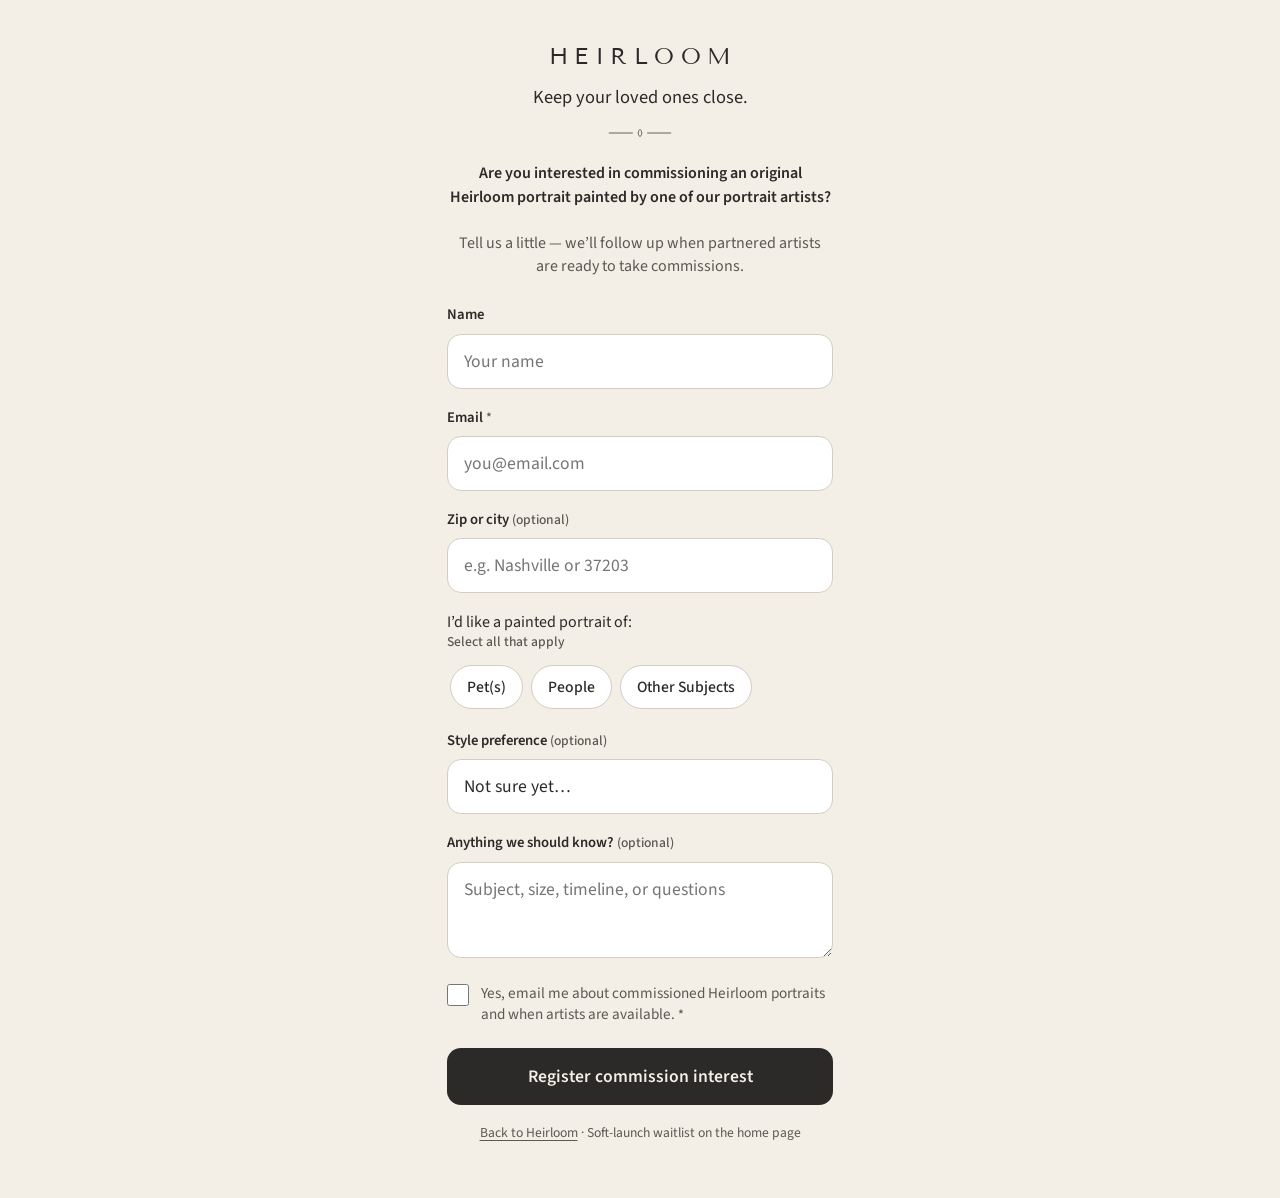
<file: commission/index.html>
<!DOCTYPE html>
<html lang="en">
<head>
  <meta charset="UTF-8" />
  <meta name="viewport" content="width=device-width, initial-scale=1, viewport-fit=cover" />
  <meta name="robots" content="index, follow" />
  <meta name="description" content="Commission an original Heirloom portrait painted by a partnered portrait artist." />
  <title>Heirloom — Commission interest</title>
  <link rel="preconnect" href="https://fonts.googleapis.com" />
  <link rel="preconnect" href="https://fonts.gstatic.com" crossorigin />
  <link href="https://fonts.googleapis.com/css2?family=Source+Sans+3:wght@400;500;600;700&family=Tenor+Sans&display=swap" rel="stylesheet" />
  <style>
    :root {
      --cream: #F3EEE6;
      --ink: #2B2A28;
      --soft: #5C5852;
      --line: #D4CDC2;
      --error: #8B3A2F;
      --mark: Optima, Candara, "Segoe UI", "Tenor Sans", sans-serif;
      --sans: "Source Sans 3", sans-serif;
      --radius: 14px;
      --pad: 22px;
    }
    * { box-sizing: border-box; margin: 0; padding: 0; }
    html, body { min-height: 100%; }
    body {
      font-family: var(--sans);
      background: var(--cream);
      color: var(--ink);
      -webkit-font-smoothing: antialiased;
      line-height: 1.45;
    }
    .app {
      max-width: 430px;
      min-height: 100dvh;
      margin: 0 auto;
      padding: 28px var(--pad) 48px;
      display: flex;
      flex-direction: column;
    }
    .mark {
      font-family: var(--mark);
      font-weight: 400;
      letter-spacing: 0.28em;
      font-size: clamp(1.15rem, 5vw, 1.45rem);
      text-align: center;
      text-indent: 0.28em;
    }
    .tag {
      text-align: center;
      margin-top: 10px;
      font-size: clamp(1rem, 4vw, 1.15rem);
      color: var(--ink);
    }
    .flourish {
      margin: 16px auto 0;
      width: 72px;
      height: 14px;
      background: center / contain no-repeat
        url("data:image/svg+xml,%3Csvg xmlns='http://www.w3.org/2000/svg' viewBox='0 0 120 20' fill='none' stroke='%232b2a28' stroke-width='1.2'%3E%3Cpath d='M8 10 H48 M72 10 H112'/%3E%3Cpath d='M60 4c-4 4-4 8 0 12 4-4 4-8 0-12z'/%3E%3C/svg%3E");
    }
    .lede {
      text-align: center;
      color: var(--soft);
      font-size: 1rem;
      margin: 22px 0 26px;
    }
    .lede strong { color: var(--ink); font-weight: 600; }
    .panel { flex: 1; display: flex; flex-direction: column; }
    label.field-label {
      display: block;
      font-size: 0.92rem;
      font-weight: 600;
      margin-bottom: 8px;
      color: var(--ink);
    }
    .req { color: var(--soft); font-weight: 500; font-size: 0.85rem; }
    .hint { font-size: 0.85rem; color: var(--soft); margin: -2px 0 10px; font-weight: 500; }
    .field { margin-bottom: 18px; }
    input[type="text"],
    input[type="email"],
    select,
    textarea {
      width: 100%;
      font-family: inherit;
      font-size: 1.1rem;
      padding: 14px 16px;
      border-radius: var(--radius);
      border: 1px solid var(--line);
      background: #fff;
      color: var(--ink);
      appearance: none;
      -webkit-appearance: none;
    }
    textarea { min-height: 96px; resize: vertical; }
    input:focus, select:focus, textarea:focus {
      outline: none;
      border-color: var(--ink);
      box-shadow: 0 0 0 1px var(--ink);
    }
    input.invalid, .chips.invalid {
      border-color: var(--error);
      box-shadow: 0 0 0 1px var(--error);
    }
    .error-msg {
      display: none;
      color: var(--error);
      font-size: 0.88rem;
      margin-top: 6px;
    }
    .error-msg.show { display: block; }
    .chips {
      display: flex;
      flex-wrap: wrap;
      gap: 8px;
      border: 1px solid transparent;
      border-radius: var(--radius);
      padding: 2px;
    }
    .chip {
      font-family: inherit;
      font-size: 0.98rem;
      font-weight: 500;
      padding: 10px 16px;
      border-radius: 999px;
      border: 1px solid var(--line);
      background: #fff;
      color: var(--ink);
      cursor: pointer;
      user-select: none;
    }
    .chip[aria-pressed="true"] {
      background: var(--ink);
      color: var(--cream);
      border-color: var(--ink);
    }
    .consent {
      display: flex;
      gap: 12px;
      align-items: flex-start;
      margin: 6px 0 22px;
      font-size: 0.95rem;
      color: var(--soft);
      line-height: 1.4;
    }
    .consent input {
      width: 22px;
      height: 22px;
      margin-top: 1px;
      flex-shrink: 0;
      accent-color: var(--ink);
    }
    .consent.invalid label { color: var(--error); }
    .cta {
      font-family: var(--sans);
      font-size: 1.1rem;
      font-weight: 600;
      border: 0;
      border-radius: var(--radius);
      padding: 16px 18px;
      width: 100%;
      cursor: pointer;
      background: var(--ink);
      color: var(--cream);
      margin-top: auto;
    }
    .cta:hover { opacity: 0.92; }
    .cta:disabled { opacity: 0.6; cursor: wait; }
    .note {
      text-align: center;
      margin-top: 18px;
      font-size: 0.85rem;
      color: var(--soft);
    }
    .note a {
      color: var(--soft);
      text-decoration: underline;
      text-underline-offset: 3px;
    }
    .hp {
      position: absolute;
      left: -9999px;
      width: 1px;
      height: 1px;
      overflow: hidden;
    }
    @media (min-width: 480px) {
      .app { padding-top: 40px; padding-bottom: 56px; }
    }
  </style>
</head>
<body>
  <div class="app">
    <header>
      <div class="mark">HEIRLOOM</div>
      <!-- COPY: commission tagline -->
      <p class="tag">Keep your loved ones close.</p>
      <div class="flourish" aria-hidden="true"></div>
    </header>

    <div class="panel" id="formPanel">
      <!-- COPY: commission lede — edit this paragraph only -->
      <p class="lede"><strong>Are you interested in commissioning an original Heirloom portrait painted by one of our portrait artists?</strong><br /><br />Tell us a little — we’ll follow up when partnered artists are ready to take commissions.</p>

      <form
        id="commissionForm"
        action="https://formsubmit.co/hello@heirloomportraits.love"
        method="POST"
        novalidate
      >
        <input type="hidden" name="_subject" value="Heirloom commission interest" />
        <input type="hidden" name="_captcha" value="false" />
        <input type="hidden" name="_template" value="table" />
        <input type="hidden" name="_next" value="https://heirloomportraits.love/thank-you.html" />
        <input type="text" name="_honey" value="" class="hp" tabindex="-1" autocomplete="off" aria-hidden="true" />

        <div class="field">
          <label class="field-label" for="name">Name</label>
          <input id="name" name="name" type="text" autocomplete="name" placeholder="Your name" />
        </div>

        <div class="field">
          <label class="field-label" for="email">Email <span class="req">*</span></label>
          <input id="email" name="email" type="email" inputmode="email" autocomplete="email" required placeholder="you@email.com" aria-required="true" />
          <p class="error-msg" id="emailError" role="alert"></p>
        </div>

        <div class="field">
          <label class="field-label" for="location">Zip or city <span class="req">(optional)</span></label>
          <input id="location" name="location" type="text" autocomplete="postal-code" placeholder="e.g. Nashville or 37203" />
        </div>

        <div class="field">
          <span class="field-label" id="subjectsLabel">I’d like a painted portrait of:</span>
          <p class="hint" id="subjectsHint">Select all that apply</p>
          <div class="chips" id="subjectChips" role="group" aria-labelledby="subjectsLabel" aria-describedby="subjectsHint" aria-multiselectable="true">
            <button type="button" class="chip" data-value="Pet(s)" aria-pressed="false">Pet(s)</button>
            <button type="button" class="chip" data-value="People" aria-pressed="false">People</button>
            <button type="button" class="chip" data-value="Other Subjects" aria-pressed="false">Other Subjects</button>
          </div>
          <input type="hidden" id="subjects" name="subjects" value="" />
        </div>

        <div class="field">
          <label class="field-label" for="style">Style preference <span class="req">(optional)</span></label>
          <select id="style" name="style">
            <option value="">Not sure yet…</option>
            <option value="Rembrandt">Rembrandt</option>
            <option value="Sargent">Sargent</option>
            <option value="Van Gogh">Van Gogh</option>
            <option value="Monet">Monet</option>
            <option value="Other / open">Other / open</option>
          </select>
        </div>

        <div class="field">
          <label class="field-label" for="notes">Anything we should know? <span class="req">(optional)</span></label>
          <textarea id="notes" name="notes" placeholder="Subject, size, timeline, or questions"></textarea>
        </div>

        <div class="consent" id="consentWrap">
          <input id="consent" name="consent" type="checkbox" value="yes" required aria-required="true" />
          <label for="consent">Yes, email me about commissioned Heirloom portraits and when artists are available. <span class="req">*</span></label>
        </div>
        <p class="error-msg" id="consentError" role="alert" style="margin-top:-14px;margin-bottom:16px"></p>

        <button type="submit" class="cta" id="submitBtn">Register commission interest</button>
      </form>

      <p class="note"><a href="../">Back to Heirloom</a> · Soft-launch waitlist on the home page</p>
    </div>
  </div>

  <script>
    (function () {
      var form = document.getElementById("commissionForm");
      var chips = document.querySelectorAll("#subjectChips .chip");
      var subjectsInput = document.getElementById("subjects");

      chips.forEach(function (chip) {
        chip.addEventListener("click", function () {
          var on = chip.getAttribute("aria-pressed") === "true";
          chip.setAttribute("aria-pressed", on ? "false" : "true");
          syncSubjects();
        });
      });

      function syncSubjects() {
        var selected = [];
        chips.forEach(function (c) {
          if (c.getAttribute("aria-pressed") === "true") {
            selected.push(c.getAttribute("data-value"));
          }
        });
        subjectsInput.value = selected.join(", ");
        return selected;
      }

      function clearError(id) {
        var input = document.getElementById(id);
        var err = document.getElementById(id + "Error");
        if (input) input.classList.remove("invalid");
        if (id === "consent") {
          document.getElementById("consentWrap").classList.remove("invalid");
        }
        if (err) {
          err.textContent = "";
          err.classList.remove("show");
        }
      }

      function showError(id, msg) {
        var input = document.getElementById(id);
        var err = document.getElementById(id + "Error");
        if (input) input.classList.add("invalid");
        if (id === "consent") {
          document.getElementById("consentWrap").classList.add("invalid");
        }
        if (err) {
          err.textContent = msg;
          err.classList.add("show");
        }
      }

      function isValidEmail(v) {
        return /^[^\s@]+@[^\s@]+\.[^\s@]+$/.test(v);
      }

      ["email", "consent"].forEach(function (id) {
        var el = document.getElementById(id);
        if (!el) return;
        el.addEventListener("input", function () { clearError(id); });
        el.addEventListener("change", function () { clearError(id); });
      });

      (function setNext() {
        var next = form.querySelector('input[name="_next"]');
        if (!next) return;
        try {
          var u = new URL("../thank-you.html", window.location.href);
          if (u.protocol === "http:" || u.protocol === "https:") {
            next.value = u.href;
          }
        } catch (e) { /* keep production URL */ }
      })();

      form.addEventListener("submit", function (e) {
        clearError("email");
        clearError("consent");

        var email = document.getElementById("email").value.trim();
        var consent = document.getElementById("consent").checked;
        syncSubjects();
        var ok = true;

        if (!email) {
          showError("email", "Email is required.");
          ok = false;
        } else if (!isValidEmail(email)) {
          showError("email", "Please enter a valid email.");
          ok = false;
        }
        if (!consent) {
          showError("consent", "Please check the box to receive updates.");
          ok = false;
        }
        if (!ok) {
          e.preventDefault();
          var first = form.querySelector(".invalid, .consent.invalid");
          if (first) (first.querySelector("input") || first).focus();
          return;
        }

        document.getElementById("submitBtn").disabled = true;
        document.getElementById("submitBtn").textContent = "Sending…";
      });
    })();
  </script>
</body>
</html>
</file>
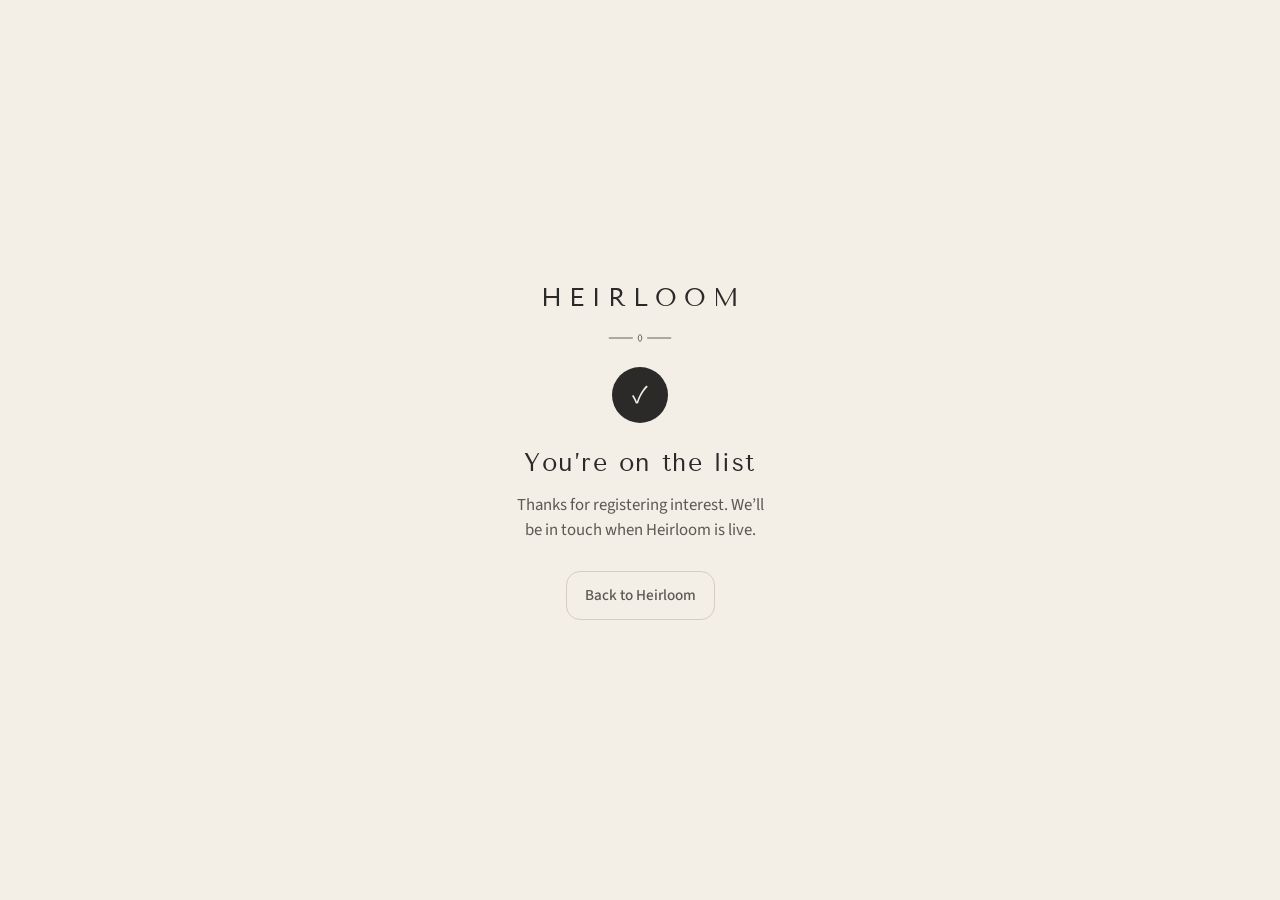
<file: thank-you.html>
<!DOCTYPE html>
<html lang="en">
<head>
  <meta charset="UTF-8" />
  <meta name="viewport" content="width=device-width, initial-scale=1, viewport-fit=cover" />
  <meta name="robots" content="noindex, follow" />
  <title>You’re on the list — Heirloom</title>
  <link rel="preconnect" href="https://fonts.googleapis.com" />
  <link rel="preconnect" href="https://fonts.gstatic.com" crossorigin />
  <link href="https://fonts.googleapis.com/css2?family=Source+Sans+3:wght@400;500;600;700&family=Tenor+Sans&display=swap" rel="stylesheet" />
  <link rel="stylesheet" href="styles.css" />
</head>
<body>
  <div class="thanks-page">
    <div class="mark">HEIRLOOM</div>
    <div class="flourish" aria-hidden="true" style="margin-top:14px"></div>
    <div class="thanks-mark" aria-hidden="true">✓</div>
    <h1>You’re on the list</h1>
    <p>Thanks for registering interest. We’ll be in touch when Heirloom is live.</p>
    <a class="again" href="index.html">Back to Heirloom</a>
  </div>
</body>
</html>
</file>
<file: styles.css>
/* Heirloom marketing landing — Vince lock 2026-09-25
   Blank cream + dog UR quarter brush-into-page + text XY-centered.
   Offline / not published. */
:root {
  --cream: #F3EEE6;
  --ink: #2B2A28;
  --soft: #5C5852;
  --line: #D4CDC2;
  --error: #8B3A2F;
  --mark: Optima, Candara, "Segoe UI", "Tenor Sans", sans-serif;
  --sans: "Source Sans 3", system-ui, sans-serif;
  --radius: 14px;
  --pad: 22px;
  --copy-max: 34rem;
  --form-max: 560px;
}

* { box-sizing: border-box; margin: 0; padding: 0; }

html, body {
  height: 100%;
}

html { scroll-behavior: smooth; }

body {
  font-family: var(--sans);
  background: var(--cream);
  color: var(--ink);
  -webkit-font-smoothing: antialiased;
  line-height: 1.5;
  min-height: 100%;
  min-height: 100dvh;
}

body.dialog-open { overflow: hidden; }

img { max-width: 100%; height: auto; display: block; }
a { color: var(--soft); }
a:hover { color: var(--ink); }

/* ——— Page shell: cream fill; dog floats UR; copy XY-centered ——— */
.page {
  position: relative;
  min-height: 100dvh;
  background: var(--cream);
  overflow-x: clip;
  display: flex;
  flex-direction: column;
}

/* Dog: hero image — painted soft alpha bleed (no oval CSS wash) */
.hero-dog {
  position: absolute;
  top: 0;
  right: 0;
  z-index: 1;
  /* default / tablet: approaching upper-right half */
  width: 50%;
  height: 70vh;
  pointer-events: none;
  user-select: none;
  transform: none;
  display: flex;
  justify-content: flex-end;
  align-items: flex-start;
}

.hero-dog img {
  width: 100%;
  height: 100%;
  object-fit: cover;
  object-position: 80% 10%;
  /* Soft alpha PNG/WebP already cuts into cream — no hard mask */
}

/* Stage: true viewport XY center for the copy stack */
.stage {
  position: relative;
  z-index: 2;
  flex: 1 1 auto;
  display: flex;
  align-items: center;
  justify-content: center;
  padding: 40px var(--pad) 16px;
  min-height: 0;
}

.copy {
  text-align: center;
  width: 100%;
  max-width: var(--copy-max);
  /* Keep readable when dog overlaps UR — soft text shadow only if needed */
}

.mark {
  font-family: var(--mark);
  font-weight: 400;
  letter-spacing: 0.28em;
  font-size: clamp(1.25rem, 3.2vw, 1.55rem);
  text-align: center;
  text-indent: 0.28em;
  text-transform: uppercase;
  color: var(--ink);
}

.tag {
  text-align: center;
  margin-top: 10px;
  font-family: var(--mark);
  font-weight: 400;
  font-size: clamp(1.05rem, 2.6vw, 1.2rem);
  color: var(--ink);
}

.flourish {
  margin: 14px auto 0;
  width: 72px;
  height: 14px;
  background: center / contain no-repeat
    url("data:image/svg+xml,%3Csvg xmlns='http://www.w3.org/2000/svg' viewBox='0 0 120 20' fill='none' stroke='%232b2a28' stroke-width='1.2'%3E%3Cpath d='M8 10 H48 M72 10 H112'/%3E%3Cpath d='M60 4c-4 4-4 8 0 12 4-4 4-8 0-12z'/%3E%3C/svg%3E");
}

.descriptor {
  text-align: center;
  color: var(--soft);
  font-size: clamp(1rem, 2.2vw, 1.08rem);
  margin-top: 16px;
  max-width: 34ch;
  margin-left: auto;
  margin-right: auto;
  line-height: 1.45;
}

.lede {
  color: var(--soft);
  font-size: clamp(1.02rem, 2.1vw, 1.08rem);
  max-width: 42ch;
  margin: 18px auto 24px;
  line-height: 1.55;
  text-align: center;
}

.cta-wrap {
  margin: 0;
  text-align: center;
}

.cta {
  font-family: var(--sans);
  font-size: 1.1rem;
  font-weight: 600;
  border: 0;
  border-radius: var(--radius);
  padding: 16px 28px;
  cursor: pointer;
  background: var(--ink);
  color: #fff;
  text-decoration: none;
  display: inline-flex;
  align-items: center;
  justify-content: center;
  gap: 6px;
  min-width: 200px;
  transition: opacity 0.15s, transform 0.1s;
}

.cta:hover { opacity: 0.92; color: #fff; }
.cta:active { transform: scale(0.99); }
.cta:disabled { opacity: 0.55; cursor: not-allowed; }
.cta-block { width: 100%; }

/* Footer secondary — does not compete with Join Waitlist */
.site-footer {
  position: relative;
  z-index: 2;
  flex: 0 0 auto;
  margin-top: 0;
  padding: 8px var(--pad) 24px;
  text-align: center;
  color: var(--soft);
  font-size: 0.88rem;
  line-height: 1.5;
  width: 100%;
  max-width: 40rem;
  margin-left: auto;
  margin-right: auto;
}

.site-footer .artists-note {
  font-size: 0.84rem;
  color: var(--soft);
  opacity: 0.9;
  max-width: 48ch;
  margin: 0 auto 10px;
}

.site-footer .artists-note a {
  color: var(--soft);
  text-decoration: underline;
  text-underline-offset: 3px;
}

.site-footer .contact {
  margin-top: 4px;
}

.site-footer .contact a {
  color: var(--soft);
  text-decoration: none;
}

.site-footer .timing {
  margin-top: 6px;
  font-size: 0.82rem;
  opacity: 0.88;
}

/* ——— Form fields ——— */
label.field-label,
.field-label {
  display: block;
  font-size: 0.92rem;
  font-weight: 600;
  margin-bottom: 8px;
  color: var(--ink);
}

.req { color: var(--soft); font-weight: 500; font-size: 0.85rem; }
.hint { font-size: 0.85rem; color: var(--soft); margin: -2px 0 10px; font-weight: 500; }
.field { margin-bottom: 18px; }

input[type="text"],
input[type="email"],
select {
  width: 100%;
  font-family: inherit;
  font-size: 1.1rem;
  padding: 14px 16px;
  border-radius: var(--radius);
  border: 1px solid var(--line);
  background: #fff;
  color: var(--ink);
  appearance: none;
  -webkit-appearance: none;
}

select {
  background-image: url("data:image/svg+xml,%3Csvg xmlns='http://www.w3.org/2000/svg' width='12' height='8' viewBox='0 0 12 8'%3E%3Cpath fill='%235C5852' d='M1 1l5 5 5-5'/%3E%3C/svg%3E");
  background-repeat: no-repeat;
  background-position: right 16px center;
  padding-right: 40px;
}

input:focus, select:focus {
  outline: none;
  border-color: var(--ink);
  box-shadow: 0 0 0 1px var(--ink);
}

input.invalid, .chips.invalid {
  border-color: var(--error);
  box-shadow: 0 0 0 1px var(--error);
}

.error-msg {
  display: none;
  color: var(--error);
  font-size: 0.88rem;
  margin-top: 6px;
}
.error-msg.show { display: block; }

.chips {
  display: flex;
  flex-wrap: wrap;
  gap: 8px;
  border: 1px solid transparent;
  border-radius: var(--radius);
  padding: 2px;
}

.chip {
  font-family: inherit;
  font-size: 0.98rem;
  font-weight: 500;
  padding: 10px 16px;
  border-radius: 999px;
  border: 1px solid var(--line);
  background: #fff;
  color: var(--ink);
  cursor: pointer;
  user-select: none;
  transition: border-color 0.15s, background 0.15s, color 0.15s;
}

.chip[aria-pressed="true"] {
  background: var(--ink);
  color: var(--cream);
  border-color: var(--ink);
}

.chip:focus-visible {
  outline: 2px solid var(--ink);
  outline-offset: 2px;
}

.yn { display: flex; gap: 8px; }
.yn .chip { min-width: 72px; text-align: center; }

.consent {
  display: flex;
  gap: 12px;
  align-items: flex-start;
  margin: 6px 0 22px;
  font-size: 0.95rem;
  color: var(--soft);
  line-height: 1.4;
}

.consent input {
  width: 22px;
  height: 22px;
  margin-top: 1px;
  flex-shrink: 0;
  accent-color: var(--ink);
}

.consent.invalid label { color: var(--error); }

.hp {
  position: absolute;
  left: -9999px;
  width: 1px;
  height: 1px;
  overflow: hidden;
}

/* ——— Waitlist dialog ——— */
.waitlist-dialog {
  border: none;
  padding: 0;
  background: transparent;
  max-width: 100%;
  max-height: 100%;
  width: 100%;
  height: 100%;
  margin: 0;
}

.waitlist-dialog::backdrop {
  background: rgba(43, 42, 40, 0.48);
}

.waitlist-dialog.is-fallback-open {
  display: flex;
  position: fixed;
  inset: 0;
  z-index: 1000;
  align-items: stretch;
  justify-content: center;
  background: rgba(43, 42, 40, 0.48);
}

.waitlist-dialog[open] {
  display: flex;
  align-items: stretch;
  justify-content: center;
}

.dialog-card {
  position: relative;
  background: var(--cream);
  width: 100%;
  max-width: 100%;
  height: 100%;
  max-height: 100dvh;
  overflow-y: auto;
  -webkit-overflow-scrolling: touch;
  padding: 28px var(--pad) 36px;
  box-shadow: 0 12px 40px rgba(43, 42, 40, 0.18);
}

.dialog-header {
  text-align: center;
  margin-bottom: 8px;
}

.dialog-mark { font-size: 1.15rem; }
.dialog-tag { font-size: 1.05rem; }

.dialog-lede {
  text-align: center;
  color: var(--soft);
  font-size: 1rem;
  margin: 14px auto 22px;
  max-width: 36ch;
  line-height: 1.5;
}

.dialog-close {
  position: absolute;
  top: 12px;
  right: 12px;
  width: 40px;
  height: 40px;
  border: 0;
  border-radius: 50%;
  background: transparent;
  color: var(--ink);
  font-size: 1.6rem;
  line-height: 1;
  cursor: pointer;
  display: flex;
  align-items: center;
  justify-content: center;
}

.dialog-close:hover { background: rgba(43, 42, 40, 0.08); }
.dialog-close:focus-visible {
  outline: 2px solid var(--ink);
  outline-offset: 2px;
}

.visually-hidden {
  position: absolute;
  width: 1px;
  height: 1px;
  padding: 0;
  margin: -1px;
  overflow: hidden;
  clip: rect(0,0,0,0);
  border: 0;
}

/* ——— Thank-you page ——— */
.thanks-page {
  min-height: 100dvh;
  display: flex;
  flex-direction: column;
  align-items: center;
  justify-content: center;
  text-align: center;
  padding: 40px var(--pad);
  background: var(--cream);
}

.thanks-mark {
  width: 56px;
  height: 56px;
  border-radius: 50%;
  background: var(--ink);
  color: var(--cream);
  display: flex;
  align-items: center;
  justify-content: center;
  font-size: 1.6rem;
  margin: 22px auto 22px;
}

.thanks-page h1 {
  font-family: var(--mark);
  font-weight: 400;
  letter-spacing: 0.06em;
  font-size: 1.55rem;
  margin-bottom: 10px;
}

.thanks-page p {
  color: var(--soft);
  font-size: 1.05rem;
  max-width: 32ch;
  margin: 0 auto 28px;
}

.thanks-page .again {
  background: transparent;
  color: var(--soft);
  border: 1px solid var(--line);
  font-size: 0.95rem;
  font-weight: 500;
  padding: 12px 18px;
  border-radius: var(--radius);
  cursor: pointer;
  font-family: inherit;
  text-decoration: none;
  display: inline-block;
}

/* ——— Desktop ——— */
@media (min-width: 900px) {
  :root { --pad: 32px; }

  .hero-dog {
    /* Landscape: shrink previous hero 20% (still UR) */
    width: 46.4%;
    max-width: none;
    height: 80vh;
    max-height: none;
  }

  .hero-dog img {
    width: 100%;
    height: 100%;
    object-fit: cover;
    object-position: 78% 8%;
    transform: scale(1.12);
    transform-origin: top right;
  }

  .stage {
    padding: 48px var(--pad) 24px;
    align-items: center;
    justify-content: center;
  }

  .copy {
    /* true page center — no full-stack mask */
    position: relative;
    z-index: 3;
    max-width: var(--copy-max);
    margin-left: auto;
    margin-right: auto;
    text-align: center;
    background: transparent;
    padding: 0;
    box-shadow: none;
  }

  .site-footer {
    /* lift whole bottom block ~2 lines */
    padding: 8px var(--pad) calc(24px + 2.7em);
  }

  .lede {
    max-width: 42ch;
    margin-top: 16px;
    margin-bottom: 22px;
    /* Hard 2px cream mask — landscape brush overlap only */
    position: relative;
    z-index: 4;
    background: var(--cream);
    padding: 2px;
    box-shadow: none;
    border-radius: 0;
  }

  .waitlist-dialog[open],
  .waitlist-dialog.is-fallback-open {
    align-items: center;
    justify-content: center;
    padding: 32px;
  }

  .dialog-card {
    width: 100%;
    max-width: 580px;
    height: auto;
    max-height: min(92dvh, 860px);
    border-radius: 18px;
    padding: 36px 32px 40px;
  }
}

/* ——— Mobile: dog is top hero — most of the top of the screen ——— */
@media (max-width: 699px) {
  .hero-dog {
    left: 0;
    right: 0;
    width: 100%;
    max-width: none;
    /* shorter plate so brush strokes meet the bottom edge */
    height: 48vh;
    max-height: none;
    justify-content: center;
    overflow: hidden;
  }

  .hero-dog img {
    width: 100%;
    height: 100%;
    object-fit: cover;
    object-position: 55% 18%;
    transform: none;
    transform-origin: top center;
  }

  .stage {
    align-items: flex-start;
    justify-content: center;
    /* wordmark 4px below hero/brush bottom */
    padding: calc(48vh + 4px) var(--pad) 24px;
  }

  .copy {
    transform: none;
    max-width: 22rem;
    margin-left: auto;
    margin-right: auto;
    text-align: center;
    width: 100%;
  }

  .cta-wrap {
    display: flex;
    justify-content: center;
    width: 100%;
  }

  .cta {
    margin-left: auto;
    margin-right: auto;
  }

  .lede {
    max-width: 40ch;
    font-size: 0.98rem;
    margin-top: 12px;
    margin-bottom: 16px;
  }

  .site-footer {
    padding-bottom: 22px;
  }
}

@media (max-width: 399px) {
  .hero-dog {
    height: 46vh;
  }

  .stage {
    padding-top: calc(46vh + 4px);
  }
}

@media (prefers-reduced-motion: reduce) {
  html { scroll-behavior: auto; }
}

/* Inline thank-you inside the waitlist dialog (2026-11-05): same look as thank-you.html, sized to the card. */
.thanks-page.thanks-inline { min-height: 0; padding: 8px 0 24px; background: transparent; }
.thanks-page.thanks-inline:focus { outline: none; }
</file>
